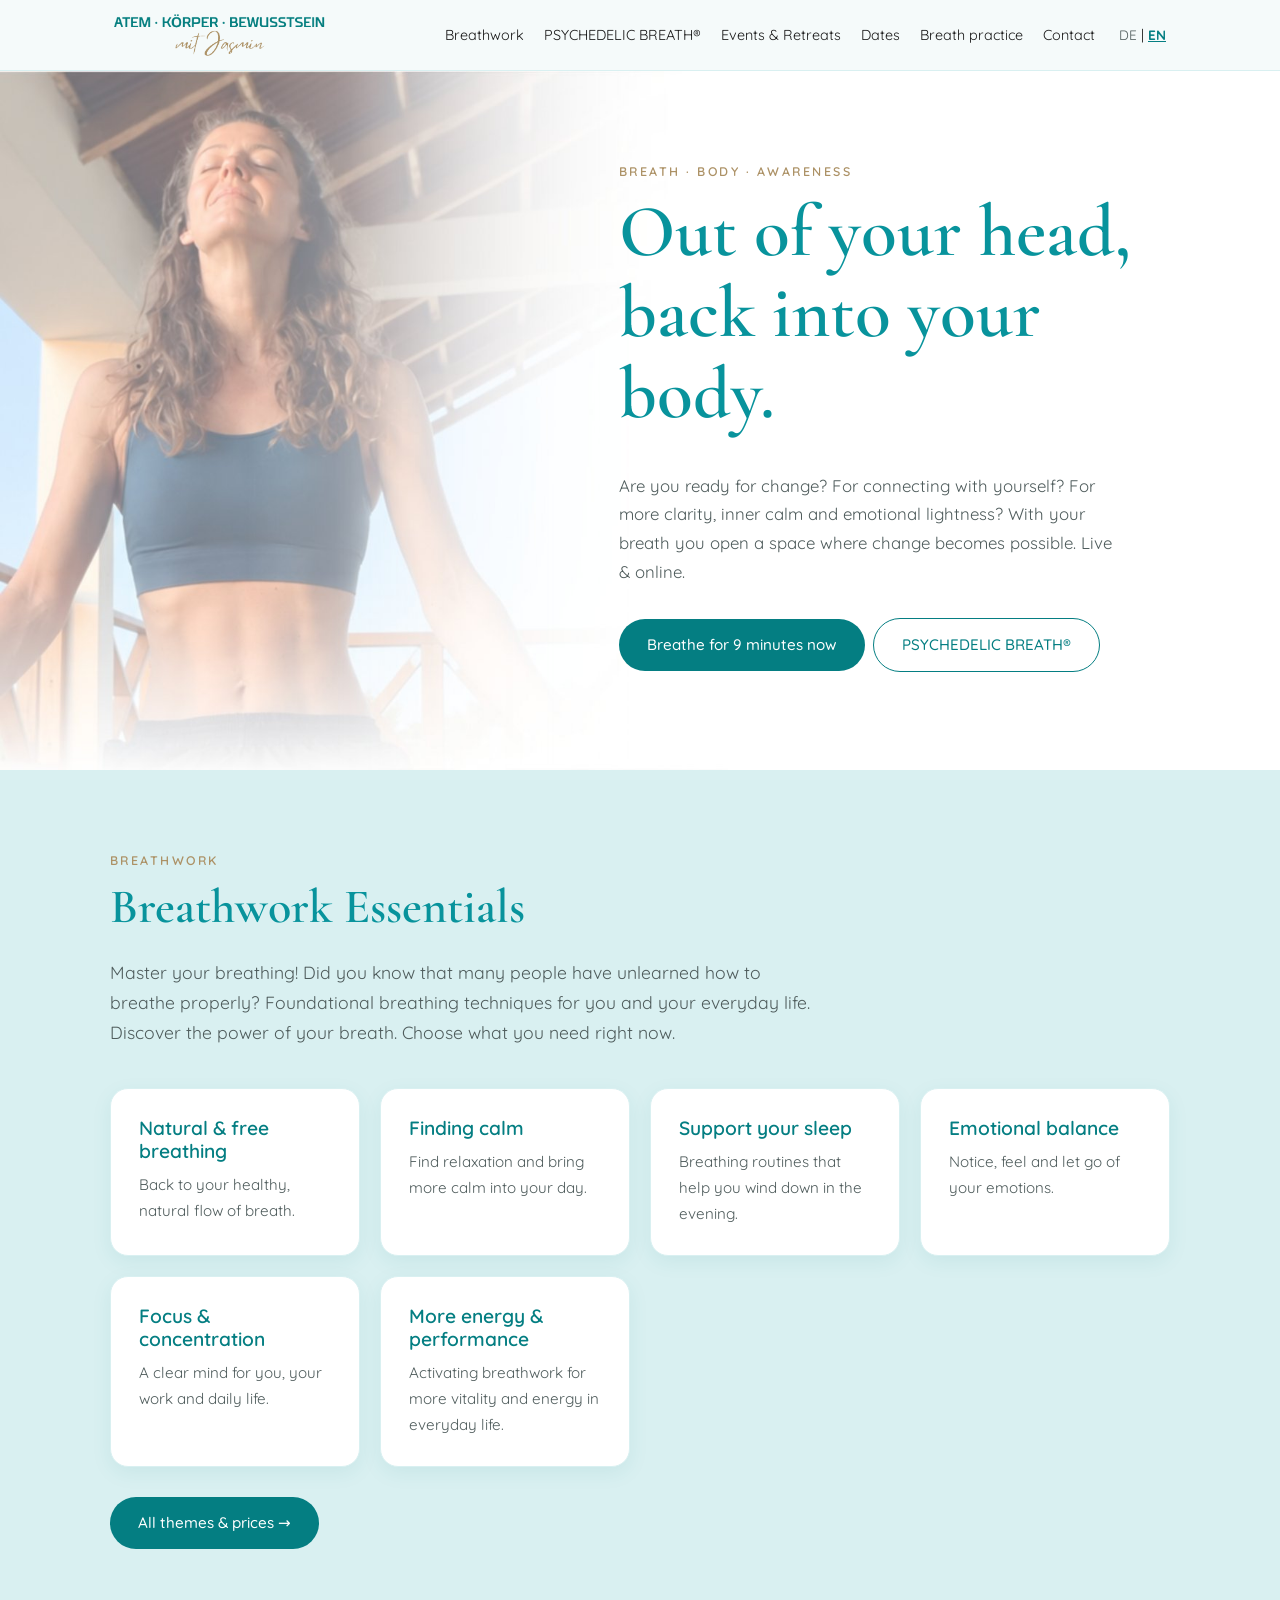
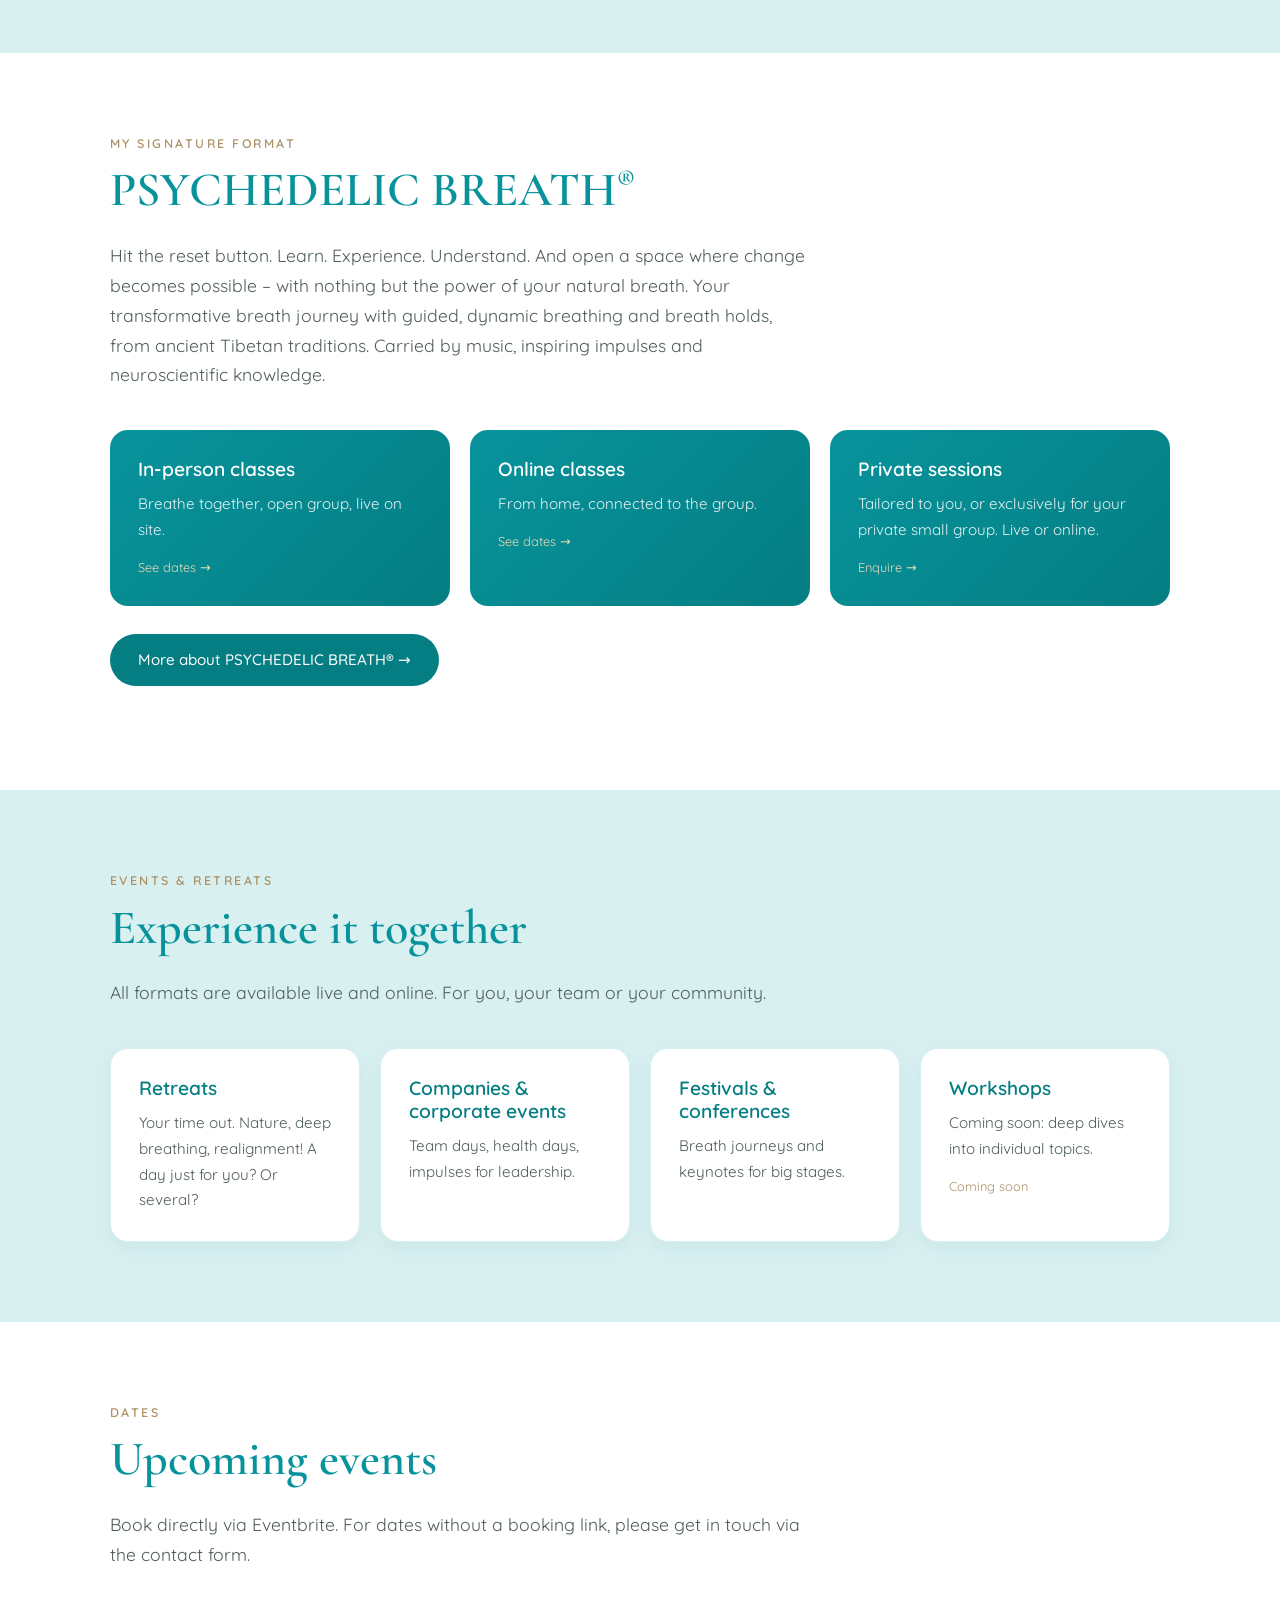
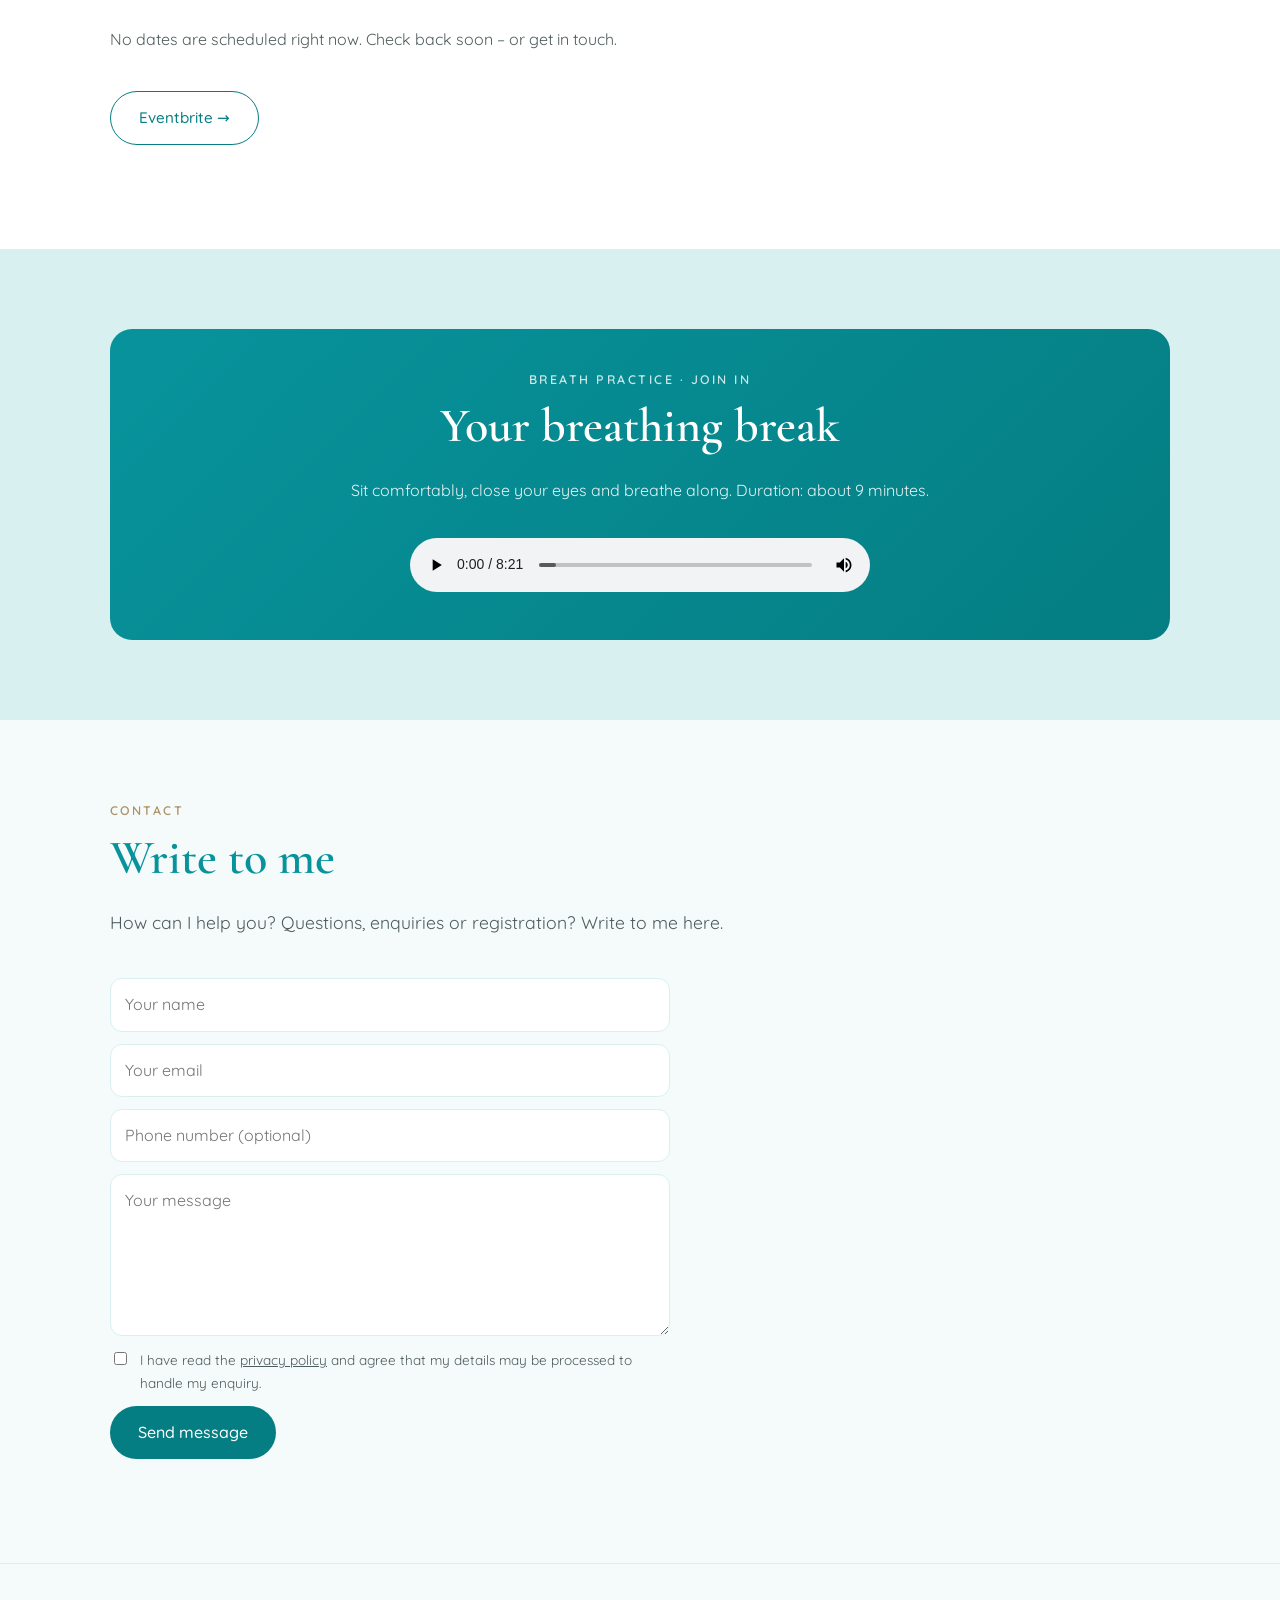
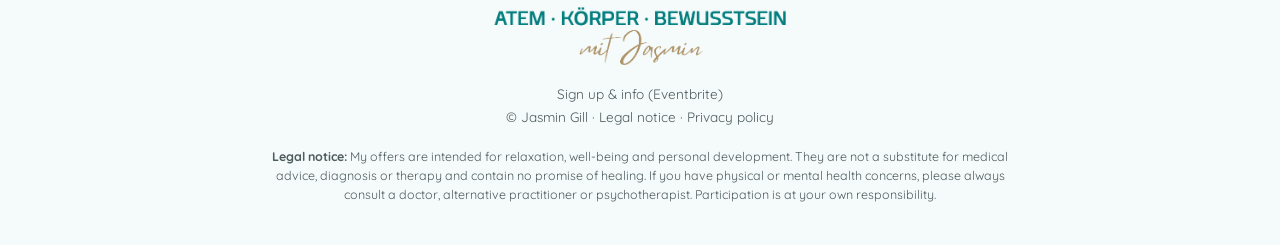
<file: index.html>
<!DOCTYPE html>
<html lang="de">
<head>
<meta charset="utf-8">
<meta name="viewport" content="width=device-width, initial-scale=1, viewport-fit=cover">
<meta name="theme-color" content="#F5FAFA" media="(prefers-color-scheme: light)">
<meta name="theme-color" content="#035f63" media="(prefers-color-scheme: dark)">
<title>Jasmin Gill · Breathwork & PSYCHEDELIC BREATH®</title>
<link rel="stylesheet" href="style.css">
</head>
<body>
<header><nav>
  <a href="#top"><img class="logo-img" src="images/logo.svg" alt="Atem · Körper · Bewusstsein mit Jasmin"></a>
  <ul>
    <li><a href="breathwork-essentials.html" data-i="n1">Breathwork</a></li>
    <li><a href="psychedelic-breath.html">PSYCHEDELIC BREATH®</a></li>
    <li><a href="#events" data-i="n3">Events & Retreats</a></li>
    <li><a href="#termine" data-i="n6">Termine</a></li>
    <li><a href="#atempraxis" data-i="n4">Atempraxis</a></li>
    <li><a href="#kontakt" data-i="n5">Kontakt</a></li>
    <li class="langs"><button data-l="de">DE</button>|<button data-l="en">EN</button></li>
  </ul>
</nav></header>

<div class="herowrap" id="top"><div class="hero"><div>
  <div class="eyebrow" data-i="h0">Atem · Körper · Bewusstsein</div>
  <h1 data-i="h1">Aus dem Kopf zurück<br>in den Körper.</h1>
  <p data-i="h2">Du bist bereit für Veränderung? Für Verbindung mit dir selbst? Für mehr Klarheit, innere Ruhe und emotionale Leichtigkeit? Mit deinem Atem öffnest du einen Raum wo Veränderung möglich wird. Live &amp; online.</p>
  <a class="btn" href="#atempraxis" data-i="h3">Jetzt 9 Minuten atmen</a><a class="btn alt" href="#pb">PSYCHEDELIC BREATH®</a>
</div></div></div>

<div class="band" id="breathwork"><section>
  <div class="eyebrow">Breathwork</div>
  <h2 data-i="b1">Breathwork Essentials</h2>
  <p class="lead" data-i="b2">Meistere deine Atmung! Wusstest du, dass viele Menschen verlernt haben richtig zu atmen? Basis-Atemtechniken für dich und deinen Alltag. Entdecke die Kraft deiner Atmung. Wähle, was du gerade brauchst.</p>
  <div class="grid">
    <a class="card light" href="breathwork-essentials.html#natuerlich"><h3 data-i="c1t">Natürlich &amp; frei atmen</h3><p data-i="c1p">Zurück zu deinem gesunden &amp; natürlichen Atemfluss.</p></a>
    <a class="card light" href="breathwork-essentials.html#ruhe"><h3 data-i="c2t">Ruhe finden</h3><p data-i="c2p">Mehr Entspannung und Ruhe für deinen Alltag.</p></a>
    <a class="card light" href="breathwork-essentials.html#schlaf"><h3 data-i="c3t">Schlaf unterstützen</h3><p data-i="c3p">Atemroutinen, die dich am Abend zur Ruhe kommen lassen.</p></a>
    <a class="card light" href="breathwork-essentials.html#emotional"><h3 data-i="c4t">Emotionale Balance</h3><p data-i="c4p">Deine Gefühle wahrnehmen, fühlen und loslassen.</p></a>
    <a class="card light" href="breathwork-essentials.html#fokus"><h3 data-i="c5t">Fokus &amp; Konzentration</h3><p data-i="c5p">Klarer Kopf für Dich, deine Arbeit und den Alltag.</p></a>
    <a class="card light" href="breathwork-essentials.html#energie"><h3 data-i="c6t">Mehr Energie &amp; Leistung</h3><p data-i="c6p">Aktivierende Atmung für mehr Vitalität und Energie im Alltag.</p></a>
  </div>
  <p style="margin-top:30px"><a class="btn" href="breathwork-essentials.html" data-i="bwb">Alle Themen &amp; Preise →</a></p>
</section></div>

<div class="white" id="pb"><section>
  <div class="eyebrow" data-i="p0">Mein Signature-Format</div>
  <h2>PSYCHEDELIC BREATH<sup style="font-size:.5em">®</sup></h2>
  <p class="lead" data-i="p1">Drück den Reset-Knopf. Lerne. Erlebe. Verstehe. Und öffne einen Raum, wo Veränderung möglich wird – nur mit der Kraft deines natürlichen Atems. Deine transformative Atemreise mit geführter, dynamischer Atmung und Atemanhalten, aus alten tibetischen Traditionen. Getragen von Musik, inspirierenden Impulsen und neurowissenschaftlichem Wissen.</p>
  <div class="grid">
    <a class="card" href="psychedelic-breath.html"><h3 data-i="p2t">In-Person Klassen</h3><p data-i="p2p">Gemeinsam atmen, offene Gruppe, live vor Ort.</p><small data-i="p2s">Termine ansehen →</small></a>
    <a class="card" href="psychedelic-breath.html"><h3 data-i="p3t">Online Klassen</h3><p data-i="p3p">Von zu Hause, mit der Gruppe verbunden.</p><small data-i="p3s">Termine ansehen →</small></a>
    <a class="card" href="psychedelic-breath.html"><h3 data-i="p4t">Private Sessions</h3><p data-i="p4p">Ganz auf dich zugeschnitten oder exklusiv für deine private Kleingruppe. Live oder online.</p><small data-i="p4s">Anfragen →</small></a>
  </div>
<p style="margin-top:28px"><a class="btn" href="psychedelic-breath.html" data-i="pm">Mehr zu PSYCHEDELIC BREATH® →</a></p>
</section></div>

<div class="band" id="events"><section>
  <div class="eyebrow" data-i="e0">Events & Retreats</div>
  <h2 data-i="e1">Gemeinsam erleben</h2>
  <p class="lead" data-i="e2">Alle Formate gibt es live und online. Für dich, dein Team oder deine Community.</p>
  <div class="grid">
    <a class="card light" href="#"><h3>Retreats</h3><p data-i="e3">Deine Auszeit. Natur, tiefes Atmen, Neuausrichtung! Ein Tag nur für Dich! Oder gleich mehrere?</p></a>
    <a class="card light" href="#"><h3 data-i="e4t">Unternehmen &amp; Firmen-Events</h3><p data-i="e4p">Teamtage, Gesundheitstage, Impulse für Führung.</p></a>
    <a class="card light" href="#"><h3 data-i="e5t">Festivals &amp; Konferenzen</h3><p data-i="e5p">Atemreisen und Keynotes für große Bühnen.</p></a>
    <a class="card light" href="#"><h3>Workshops</h3><p data-i="e6p">Bald: Vertiefungen zu einzelnen Themen.</p><small data-i="e6s">Demnächst</small></a>
  </div>
</section></div>

<div class="white" id="termine"><section>
  <div class="eyebrow" data-i="t0">Termine</div>
  <h2 data-i="t1">Nächste Veranstaltungen</h2>
  <p class="lead" data-i="t2">Buchen kannst du direkt über Eventbrite. Bei Terminen ohne Buchungslink melde dich über das Kontaktformular.</p>
  <div class="termine" id="termine-list"></div>
  <p style="margin-top:22px"><a class="btn alt" href="https://jasmingill.eventbrite.com" target="_blank" rel="noopener">Eventbrite →</a></p>
</section></div>

<div class="band" id="atempraxis"><section>
  <div class="player">
    <div class="eyebrow" style="color:#fff;opacity:.8" data-i="a0">Atempraxis · Zum Mitmachen</div>
    <h2 data-i="a1">Deine Atempause</h2>
    <p data-i="a2">Setz dich bequem hin, schließe die Augen und atme mit. Dauer: ca. 9 Minuten.</p>
    <!-- Datei atempause.mp3 ins Repository hochladen -->
    <audio id="au" controls controlsList="nodownload noplaybackrate" oncontextmenu="return false" preload="none" src="atempause.mp3"></audio>
  </div>
</section></div>

<section id="kontakt">
  <div class="eyebrow" data-i="k0">Kontakt</div>
  <h2 data-i="k0b">Schreib mir</h2>
  <p class="lead" data-i="k1">Wie kann ich dir helfen? Fragen, Anfragen oder Anmeldung? Schreib mir hier.</p>
  <form class="kontakt" action="https://formspree.io/f/mwlpdydz" method="POST">
    <input type="hidden" name="_subject" value="Anfrage über die Webseite">
    <input type="text" name="_gotcha" tabindex="-1" autocomplete="off" style="display:none">
    <input name="name" required data-ph="Dein Name" data-ph-en="Your name" placeholder="Dein Name">
    <input name="email" type="email" required data-ph="Deine E-Mail" data-ph-en="Your email" placeholder="Deine E-Mail">
    <input name="phone" type="tel" data-ph="Telefonnummer (optional)" data-ph-en="Phone number (optional)" placeholder="Telefonnummer (optional)">
    <textarea id="msg" name="message" rows="5" required data-ph="Deine Nachricht" data-ph-en="Your message" placeholder="Deine Nachricht"></textarea>
    <label class="consent"><input type="checkbox" name="consent" required><span data-i="k5">Ich habe die <a href="datenschutz.html">Datenschutzerklärung</a> gelesen und bin damit einverstanden, dass meine Angaben zur Bearbeitung meiner Anfrage verarbeitet werden.</span></label>
    <button class="btn" type="submit" data-i="k4">Nachricht senden</button>
    <p id="fmsg" class="fmsg" role="status"></p>
  </form>
</section>

<!-- SPÄTER (derzeit ausgeblendet): Für dich – Privatpersonen · Unternehmen · Pferdewelt · Partner -->

<footer>
  <img class="logo-img" src="images/logo.svg" alt="Atem · Körper · Bewusstsein mit Jasmin">
  <a href="https://jasmingill.eventbrite.com" data-i="f1">Anmelden &amp; Infos (Eventbrite)</a><br>
  © Jasmin Gill · <a href="impressum.html" data-i="fi">Impressum</a> · <a href="datenschutz.html" data-i="fd">Datenschutz</a>
  <p class="disclaimer" data-i="dis"><strong>Rechtlicher Hinweis:</strong> Meine Angebote dienen der Entspannung, dem Wohlbefinden und der persönlichen Weiterentwicklung. Sie ersetzen keine medizinische Beratung, Diagnose oder Therapie und enthalten kein Heilversprechen. Bei körperlichen oder psychischen Beschwerden wende dich bitte an eine Ärztin / einen Arzt, Heilpraktiker/in oder Psychotherapeut/in. Die Teilnahme erfolgt in Eigenverantwortung.</p>
</footer>

<script>
window.EN={
n1:"Breathwork",n3:"Events & Retreats",n4:"Breath practice",n5:"Contact",
h0:"Breath · Body · Awareness",h1:"Out of your head,<br>back into your body.",
h2:"Are you ready for change? For connecting with yourself? For more clarity, inner calm and emotional lightness? With your breath you open a space where change becomes possible. Live &amp; online.",
h3:"Breathe for 9 minutes now",
b1:"Breathwork Essentials",b2:"Master your breathing! Did you know that many people have unlearned how to breathe properly? Foundational breathing techniques for you and your everyday life. Discover the power of your breath. Choose what you need right now.",
c1t:"Natural &amp; free breathing",c1p:"Back to your healthy, natural flow of breath.",
c2t:"Finding calm",c2p:"Find relaxation and bring more calm into your day.",
c3t:"Support your sleep",c3p:"Breathing routines that help you wind down in the evening.",
c4t:"Emotional balance",c4p:"Notice, feel and let go of your emotions.",
c5t:"Focus &amp; concentration",c5p:"A clear mind for you, your work and daily life.",
c6t:"More energy &amp; performance",c6p:"Activating breathwork for more vitality and energy in everyday life.",
p0:"My signature format",
p1:"Hit the reset button. Learn. Experience. Understand. And open a space where change becomes possible – with nothing but the power of your natural breath. Your transformative breath journey with guided, dynamic breathing and breath holds, from ancient Tibetan traditions. Carried by music, inspiring impulses and neuroscientific knowledge.",
p2t:"In-person classes",p2p:"Breathe together, open group, live on site.",p2s:"See dates →",
p3t:"Online classes",p3p:"From home, connected to the group.",p3s:"See dates →",
p4t:"Private sessions",p4p:"Tailored to you, or exclusively for your private small group. Live or online.",p4s:"Enquire →",
e0:"Events & Retreats",e1:"Experience it together",e2:"All formats are available live and online. For you, your team or your community.",
e3:"Your time out. Nature, deep breathing, realignment! A day just for you? Or several?",
e4t:"Companies &amp; corporate events",e4p:"Team days, health days, impulses for leadership.",
e5t:"Festivals &amp; conferences",e5p:"Breath journeys and keynotes for big stages.",
e6p:"Coming soon: deep dives into individual topics.",e6s:"Coming soon",
a0:"Breath practice · Join in",a1:"Your breathing break",a2:"Sit comfortably, close your eyes and breathe along. Duration: about 9 minutes.",
l0:"Later: <strong>For you</strong> – Individuals · Companies · The horse world · Partners",
f1:"Sign up &amp; info (Eventbrite)",f2:"Legal notice · Privacy",
k0b:"Write to me",n6:"Dates",t0:"Dates",t1:"Upcoming events",t2:"Book directly via Eventbrite. For dates without a booking link, please get in touch via the contact form.",
k0:"Contact",k1:"How can I help you? Questions, enquiries or registration? Write to me here.",k4:"Send message",pm:"More about PSYCHEDELIC BREATH® →",dis:"<strong>Legal notice:</strong> My offers are intended for relaxation, well-being and personal development. They are not a substitute for medical advice, diagnosis or therapy and contain no promise of healing. If you have physical or mental health concerns, please always consult a doctor, alternative practitioner or psychotherapist. Participation is at your own responsibility.",fi:"Legal notice",fd:"Privacy policy",k5:"I have read the <a href=\"datenschutz.html\">privacy policy</a> and agree that my details may be processed to handle my enquiry.",kb:"Body &amp; awareness work",w00:"Experience",w0:"Your space of possibilities",x00:"Please note",x10:"If one of these health conditions applies to you, I kindly ask you not to take part. If you are unsure, please talk to me beforehand and also consult your doctor.",gt1:"Open group",gt2:"Private group · 3–6 people",gt3:"1:1",g1d:"Fixed dates, various locations, open group size",g1db:"Fixed dates, various locations, open group size, approx. 45–60 min.",g2d:"Introductory call included · flexible dates · location by arrangement · individual focus",pl:"In person",po:"Online",pp:"per person",pn:"All prices in euros. As a small business under § 19 UStG, no VAT is charged.",bwph:"Breathwork Essentials – formats &amp; prices",pbph:"PSYCHEDELIC BREATH® – formats &amp; prices",ptm:"See upcoming dates →",bwb:"All themes &amp; prices →"};
</script>
<script src="termine.js"></script>
<script src="app.js"></script>
<script src="menu.js"></script>
</body>
</html>
</file>
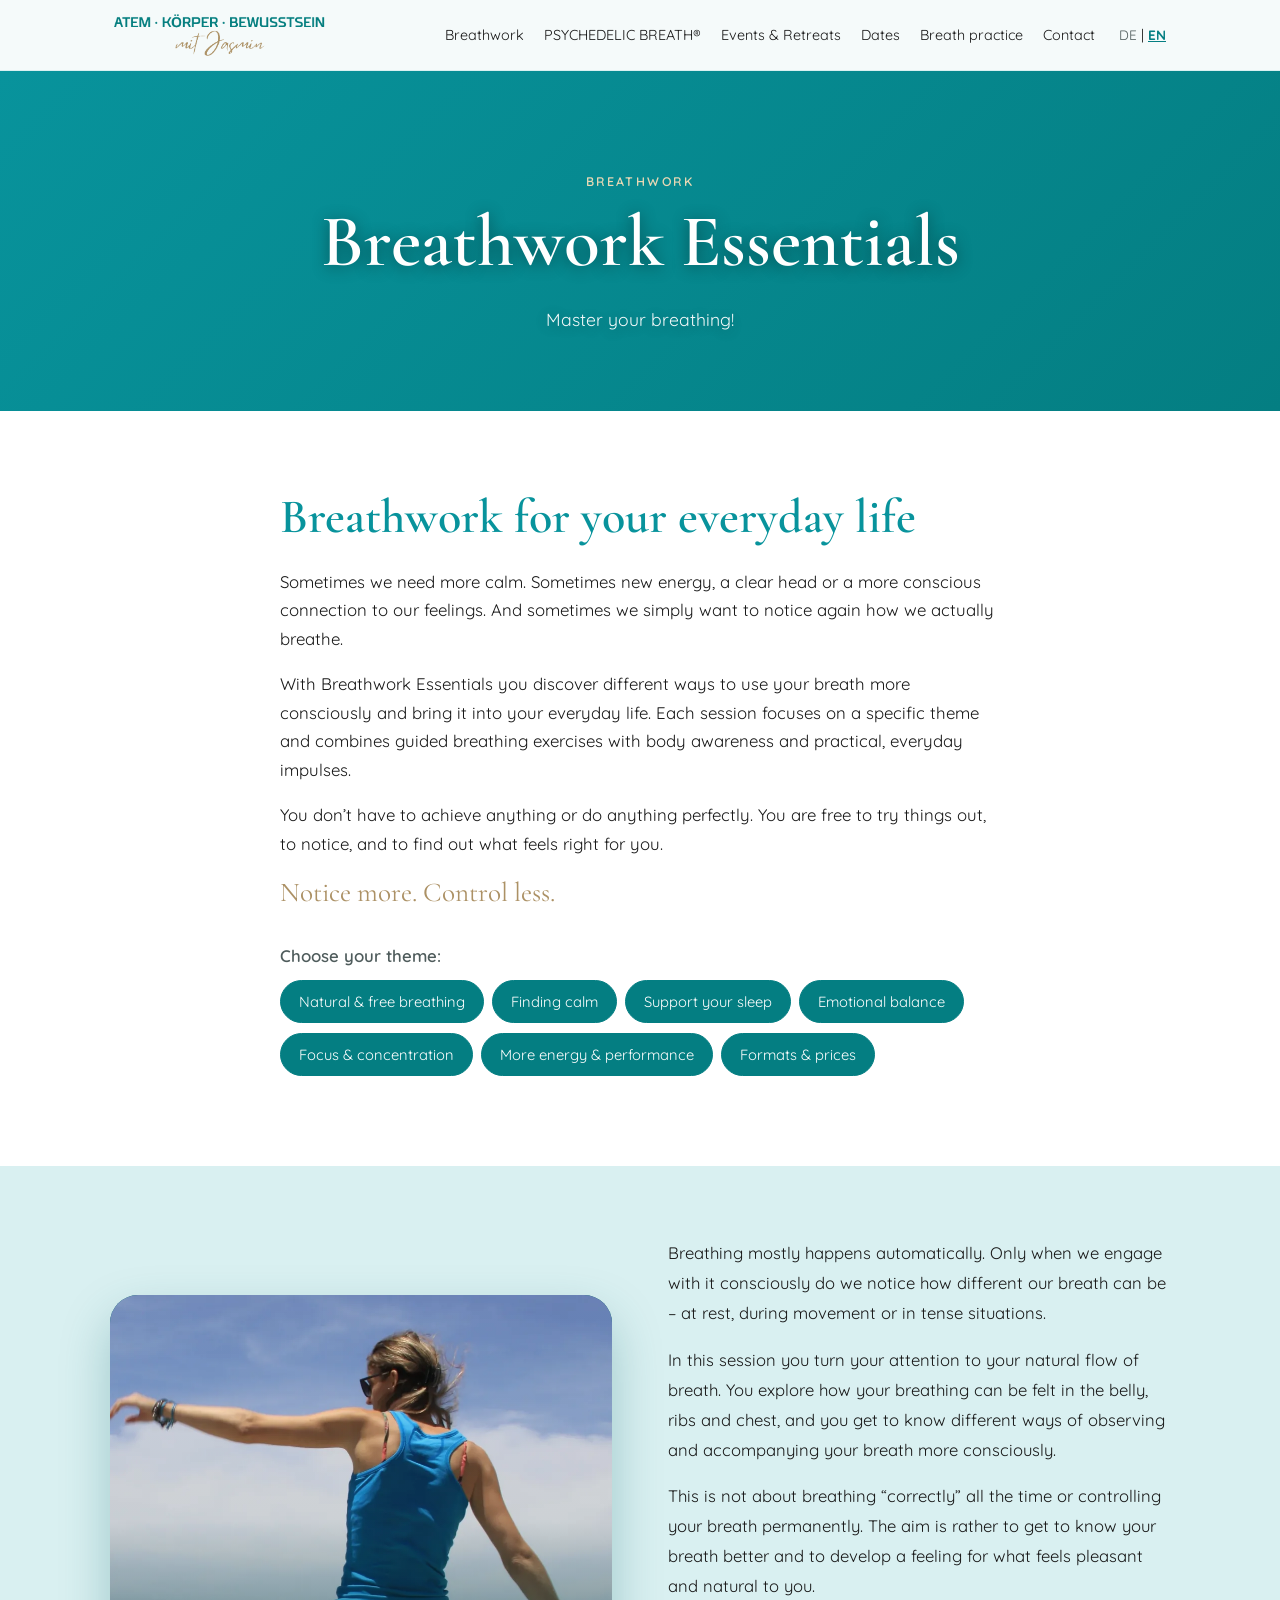
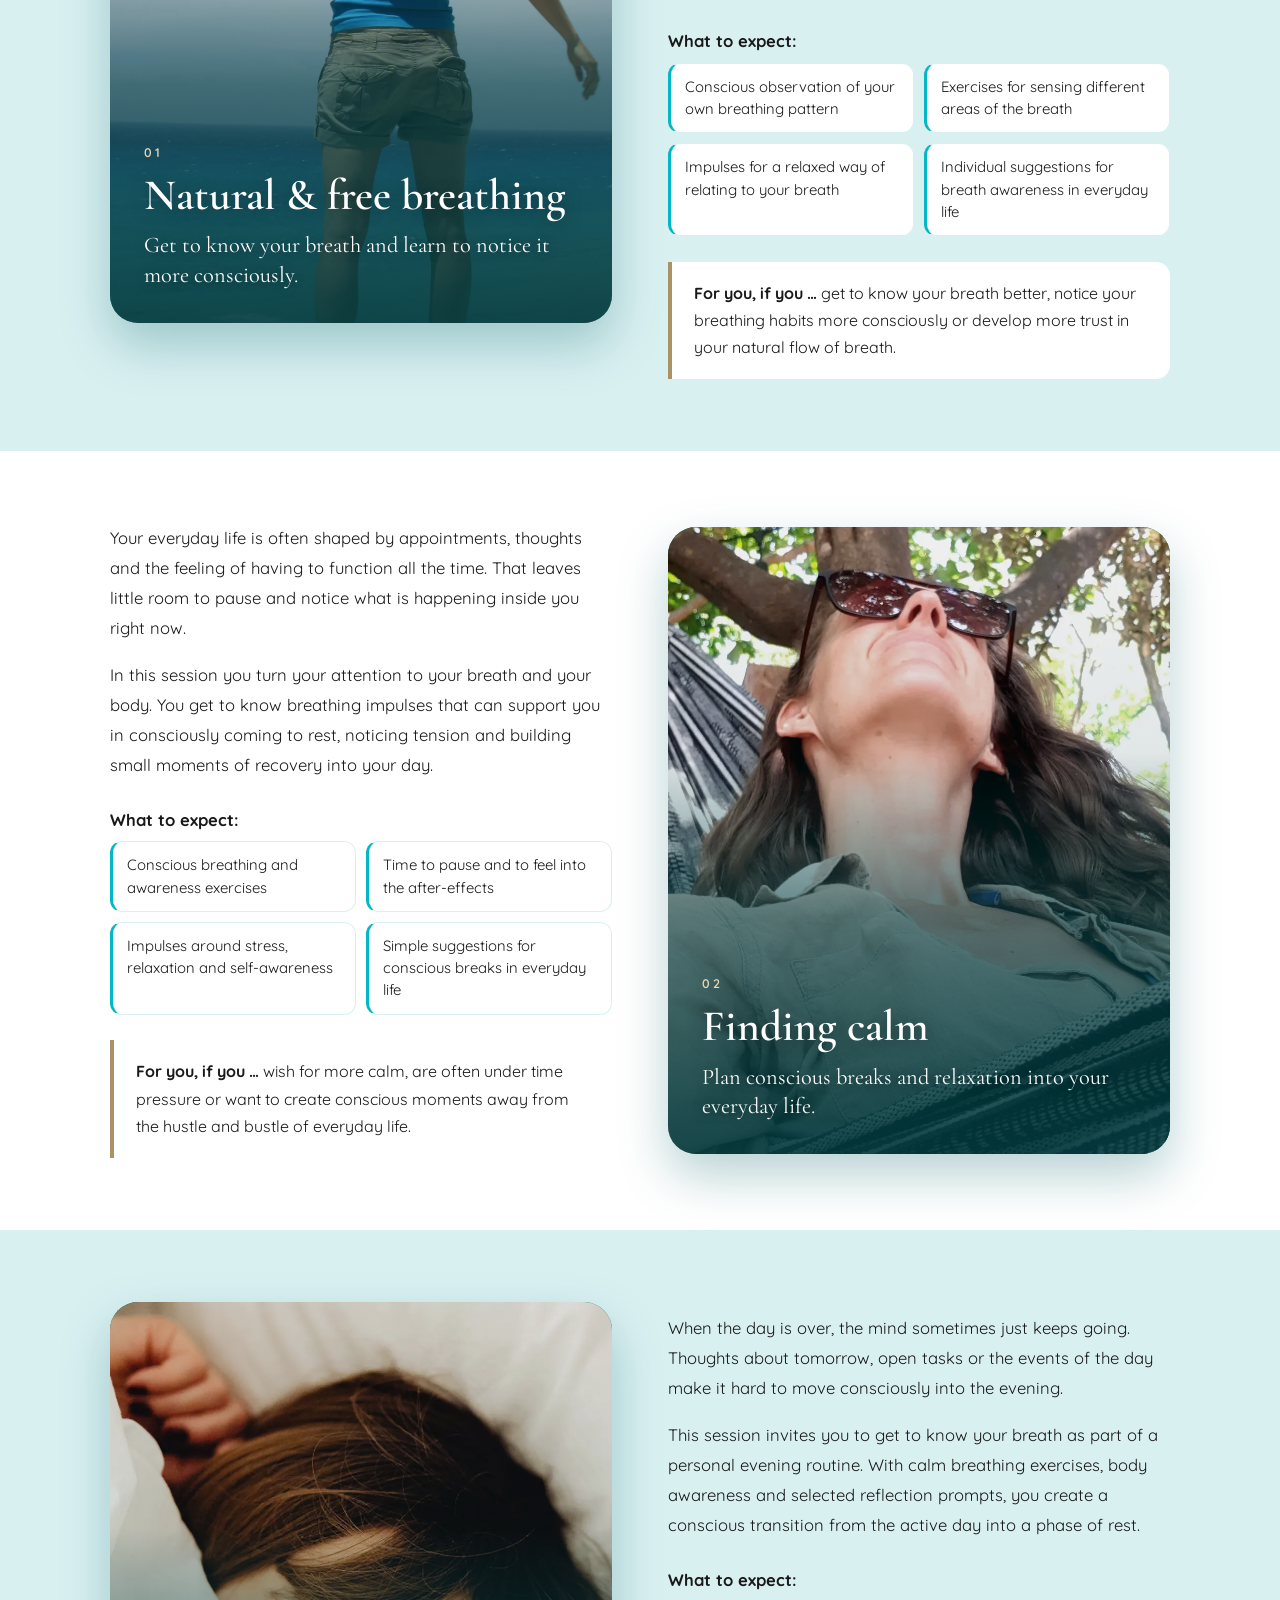
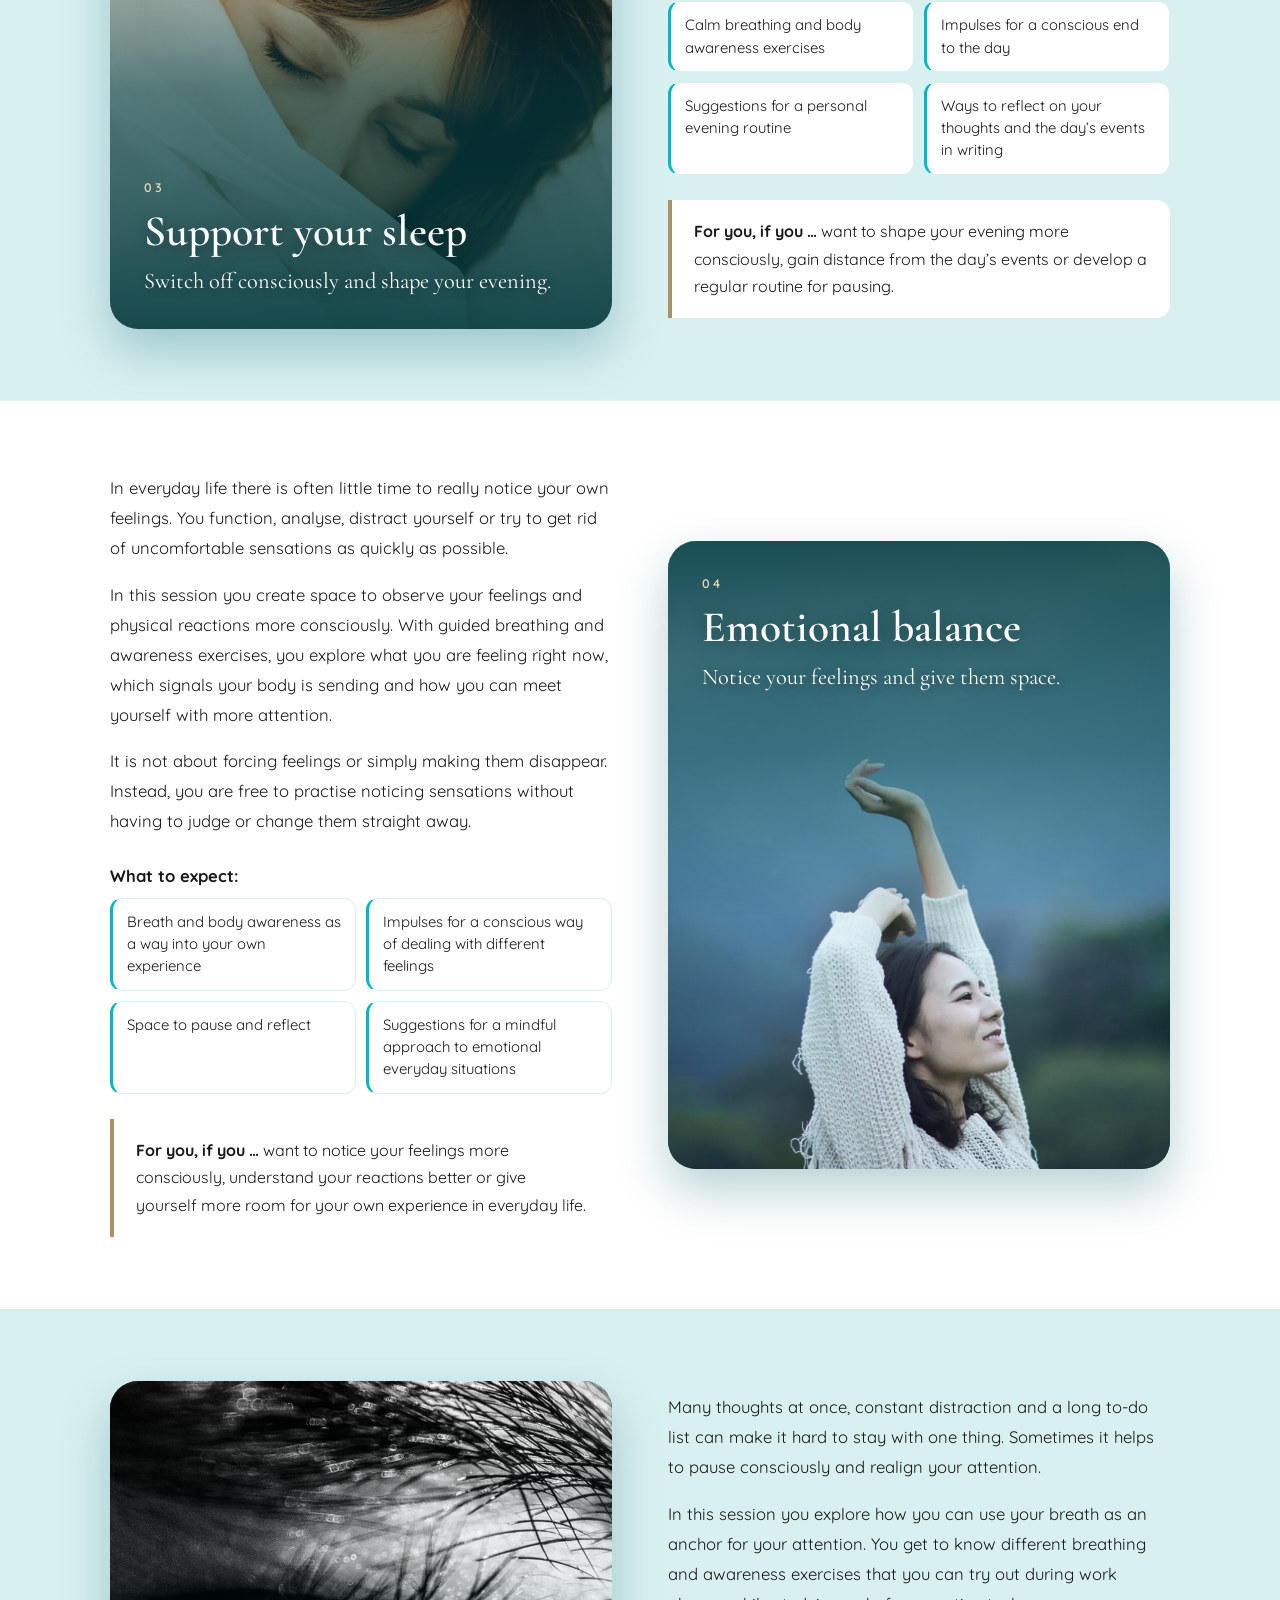
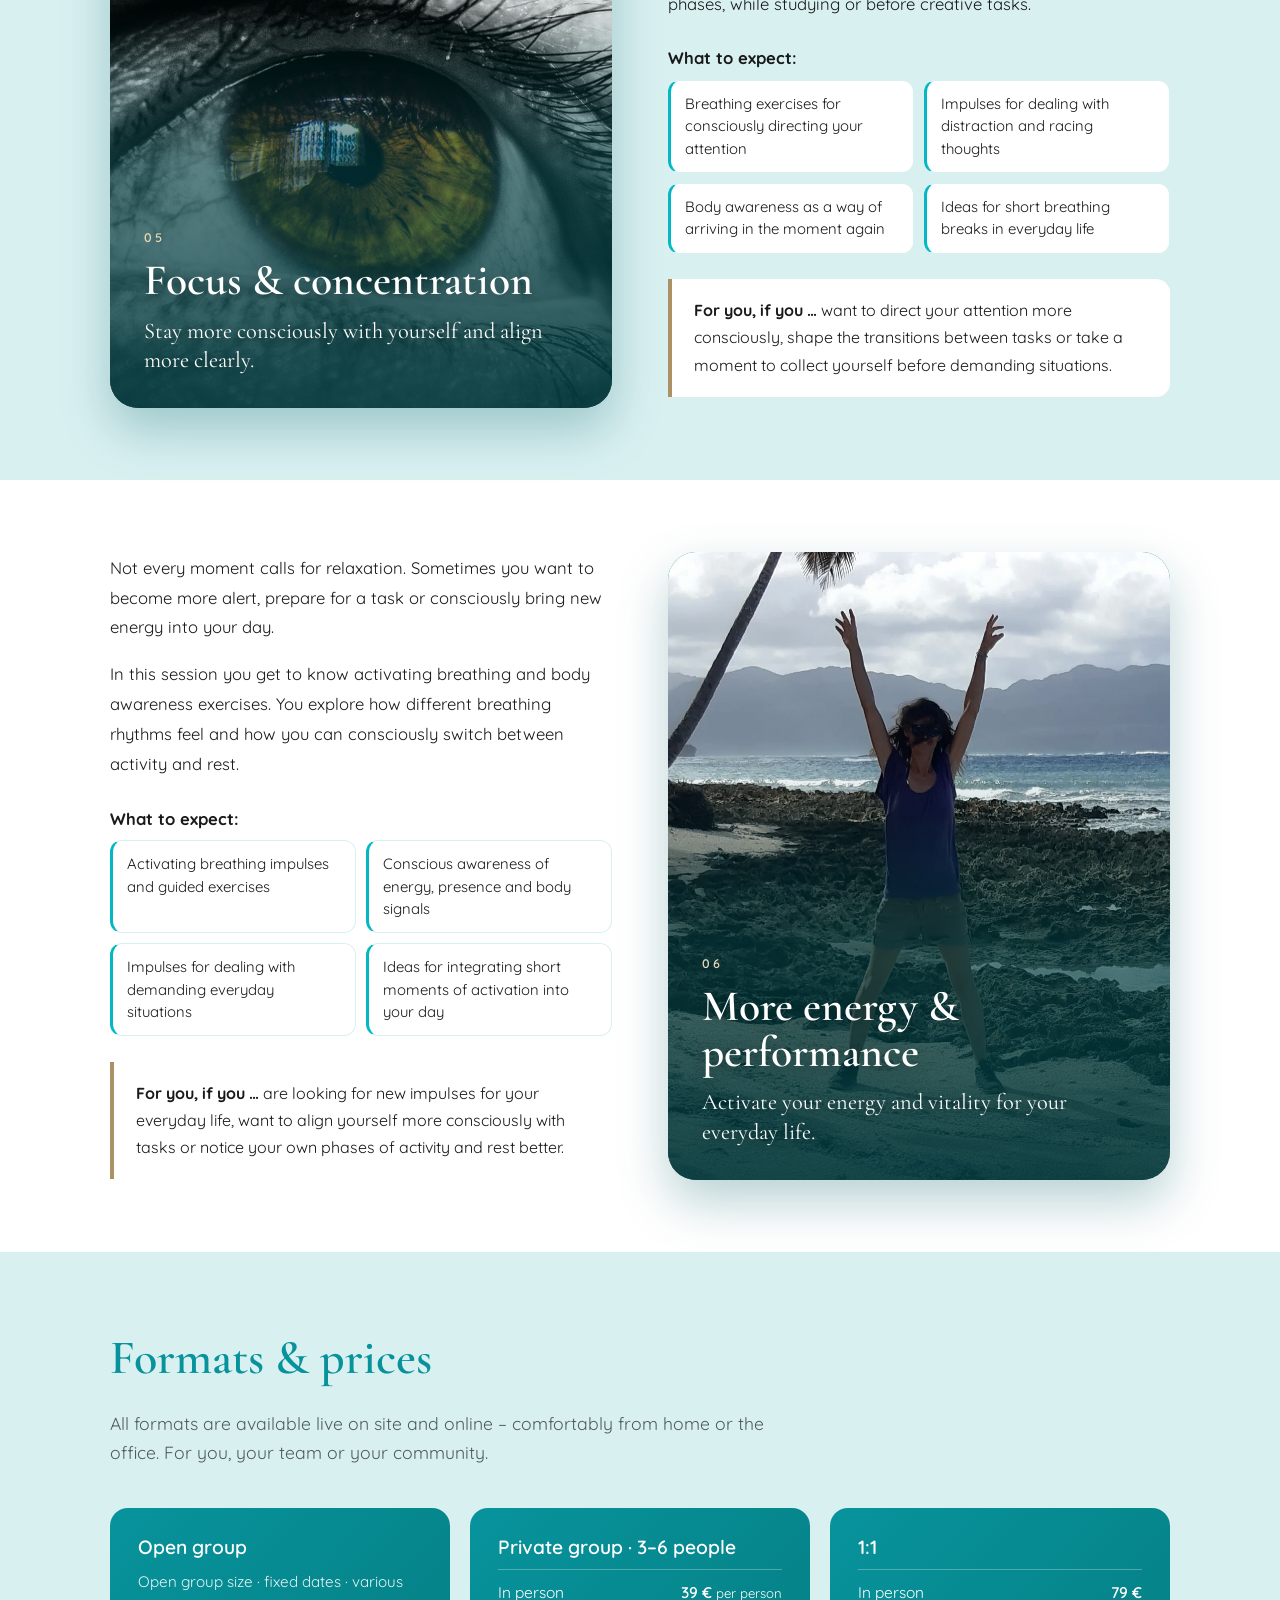
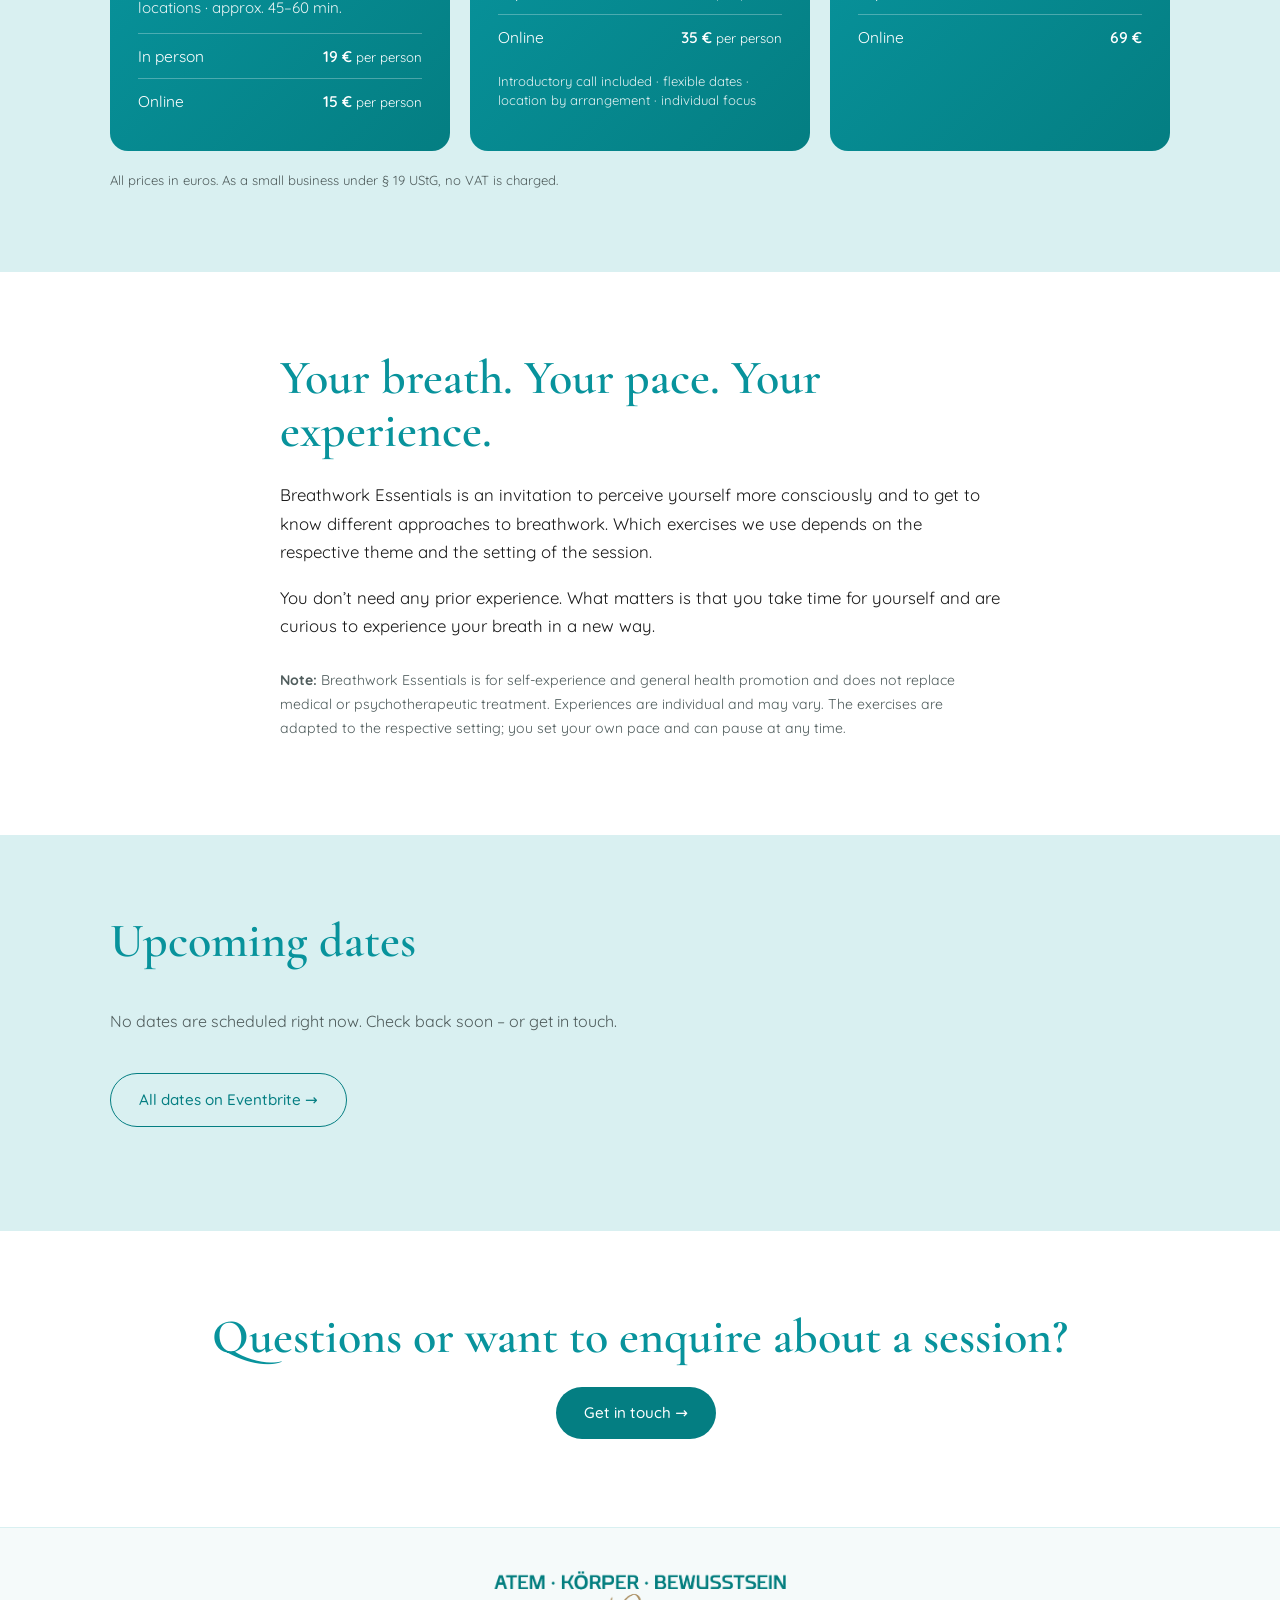
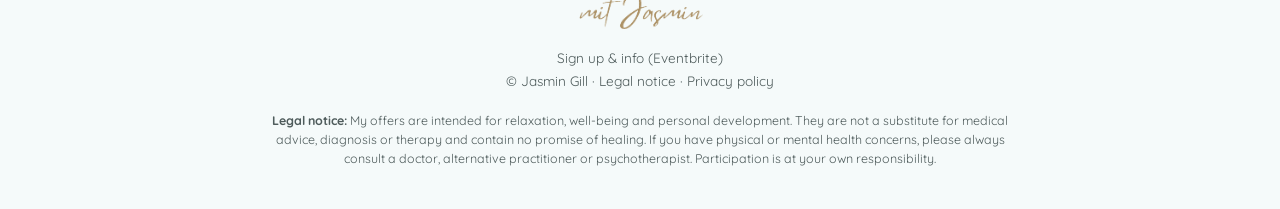
<file: breathwork-essentials.html>
<!DOCTYPE html>
<html lang="de">
<head>
<meta charset="utf-8">
<meta name="viewport" content="width=device-width, initial-scale=1, viewport-fit=cover">
<meta name="theme-color" content="#F5FAFA" media="(prefers-color-scheme: light)">
<meta name="theme-color" content="#035f63" media="(prefers-color-scheme: dark)">
<title>Breathwork Essentials · Jasmin Gill</title>
<link rel="stylesheet" href="style.css">
</head>
<body>
<header><nav>
  <a href="index.html"><img class="logo-img" src="images/logo.svg" alt="Atem · Körper · Bewusstsein mit Jasmin"></a>
  <ul>
    <li><a href="breathwork-essentials.html" data-i="n1">Breathwork</a></li>
    <li><a href="psychedelic-breath.html">PSYCHEDELIC BREATH®</a></li>
    <li><a href="index.html#events" data-i="n3">Events & Retreats</a></li>
    <li><a href="index.html#termine" data-i="n6">Termine</a></li>
    <li><a href="index.html#atempraxis" data-i="n4">Atempraxis</a></li>
    <li><a href="index.html#kontakt" data-i="n5">Kontakt</a></li>
    <li class="langs"><button data-l="de">DE</button>|<button data-l="en">EN</button></li>
  </ul>
</nav></header>

<div class="pagehead plain">
  <div class="eyebrow">Breathwork</div>
  <h1>Breathwork Essentials</h1>
  <p data-i="zh">Meistere deine Atmung!</p>
</div>

<div class="white"><section class="prose">
  <h2 data-i="zi0">Atemarbeit für deinen Alltag</h2>
  <p data-i="zi1">Manchmal brauchen wir mehr Ruhe. Manchmal neue Energie, einen klaren Kopf oder einen bewussteren Zugang zu unseren Gefühlen. Und manchmal möchten wir einfach wieder wahrnehmen, wie wir eigentlich atmen.</p>
  <p data-i="zi2">Mit Breathwork Essentials lernst du unterschiedliche Möglichkeiten kennen, deinen Atem bewusster einzusetzen und in deinen Alltag zu integrieren. Jede Session widmet sich einem bestimmten Thema und verbindet angeleitete Atemübungen mit Körperwahrnehmung und alltagstauglichen Impulsen.</p>
  <p data-i="zi3">Du musst nichts leisten und nichts perfekt machen. Du darfst ausprobieren, wahrnehmen und herausfinden, was sich für dich stimmig anfühlt.</p>
  <p class="quote" data-i="zq">Mehr wahrnehmen. Weniger kontrollieren.</p>
  <p class="chiplabel" data-i="zth">Wähle dein Thema:</p>
  <div class="chips dark"><a href="#natuerlich" data-i="z1t">Natürlich &amp; frei atmen</a><a href="#ruhe" data-i="z2t">Ruhe finden</a><a href="#schlaf" data-i="z3t">Schlaf unterstützen</a><a href="#emotional" data-i="z4t">Emotionale Balance</a><a href="#fokus" data-i="z5t">Fokus &amp; Konzentration</a><a href="#energie" data-i="z6t">Mehr Energie &amp; Leistung</a><a href="#preise" data-i="zp0">Formate &amp; Preise</a></div>
</section></div>

<div class="band es-sec" id="natuerlich"><section class="es">
  <div class="es-media">
    <img src="images/essentials/natuerlich.webp" alt="" loading="lazy" decoding="async" width="1000" height="1250" style="--op:50% 45%">
    <div class="es-cap">
      <span class="es-no">01</span>
      <h2 data-i="z1t">Natürlich &amp; frei atmen</h2>
      <p class="es-sub" data-i="z1s">Lerne deinen Atem kennen und nimm ihn bewusster wahr.</p>
    </div>
  </div>
  <div class="es-body">
    <p data-i="z1p1">Atmen geschieht meist ganz automatisch. Erst wenn wir uns bewusst damit beschäftigen, bemerken wir, wie unterschiedlich unser Atem sein kann – etwa in Ruhe, bei Bewegung oder in angespannten Situationen.</p>
    <p data-i="z1p2">In dieser Session richtest du deine Aufmerksamkeit auf deinen natürlichen Atemfluss. Du erkundest, wie sich deine Atmung im Bauch-, Rippen- und Brustbereich wahrnehmen lässt, und lernst unterschiedliche Möglichkeiten kennen, den Atem bewusster zu beobachten und zu begleiten.</p>
    <p data-i="z1p3">Dabei geht es nicht darum, ständig „richtig“ zu atmen oder deinen Atem permanent zu kontrollieren. Ziel ist vielmehr, deinen Atem besser kennenzulernen und ein Gefühl dafür zu entwickeln, was sich für dich angenehm und natürlich anfühlt.</p>
    <p class="minilabel" data-i="zde">Das erwartet dich:</p>
    <ul class="es-list">
      <li data-i="z1l1">Bewusste Beobachtung des eigenen Atemmusters</li>
      <li data-i="z1l2">Übungen zur Wahrnehmung verschiedener Atembereiche</li>
      <li data-i="z1l3">Impulse für einen entspannten Umgang mit dem Atem</li>
      <li data-i="z1l4">Individuelle Anregungen für die Atemwahrnehmung im Alltag</li>
    </ul>
    <div class="fordich"><strong data-i="zfl">Für dich, wenn du …</strong> <span data-i="z1f">deinen Atem besser kennenlernen, deine Atemgewohnheiten bewusster wahrnehmen oder mehr Vertrauen in deinen natürlichen Atemfluss entwickeln möchtest.</span></div>
  </div>
</section></div>

<div class="white es-sec" id="ruhe"><section class="es rev">
  <div class="es-media">
    <img src="images/essentials/ruhe.webp" alt="" loading="lazy" decoding="async" width="1000" height="1250" style="--op:50% 25%">
    <div class="es-cap">
      <span class="es-no">02</span>
      <h2 data-i="z2t">Ruhe finden</h2>
      <p class="es-sub" data-i="z2s">Plane bewusste Pausen und Entspannung in deinen Alltag ein.</p>
    </div>
  </div>
  <div class="es-body">
    <p data-i="z2p1">Dein Alltag ist oft geprägt von Terminen, Gedanken und dem Gefühl, ständig funktionieren zu müssen. Dabei bleibt wenig Raum, um innezuhalten und wahrzunehmen, was gerade in dir passiert.</p>
    <p data-i="z2p2">In dieser Session richtest du deine Aufmerksamkeit auf deinen Atem und deinen Körper. Du lernst Atemimpulse kennen, die dich dabei unterstützen können, bewusst zur Ruhe zu kommen, Anspannung wahrzunehmen und kleine Erholungsmomente in deinen Alltag einzubauen.</p>
    <p class="minilabel" data-i="zde">Das erwartet dich:</p>
    <ul class="es-list">
      <li data-i="z2l1">Bewusste Atem- und Wahrnehmungsübungen</li>
      <li data-i="z2l2">Zeit zum Innehalten und Nachspüren</li>
      <li data-i="z2l3">Impulse rund um Stress, Entspannung und Selbstwahrnehmung</li>
      <li data-i="z2l4">Einfache Anregungen für bewusste Pausen im Alltag</li>
    </ul>
    <div class="fordich"><strong data-i="zfl">Für dich, wenn du …</strong> <span data-i="z2f">dir mehr Ruhe wünschst, häufig unter Zeitdruck stehst oder dir bewusste Momente fernab des Alltagstrubels schaffen möchtest.</span></div>
  </div>
</section></div>

<div class="band es-sec" id="schlaf"><section class="es">
  <div class="es-media">
    <img src="images/essentials/schlaf.webp" alt="" loading="lazy" decoding="async" width="1000" height="1250" style="--op:50% 50%">
    <div class="es-cap">
      <span class="es-no">03</span>
      <h2 data-i="z3t">Schlaf unterstützen</h2>
      <p class="es-sub" data-i="z3s">Bewusst abschalten und den Abend gestalten.</p>
    </div>
  </div>
  <div class="es-body">
    <p data-i="z3p1">Wenn der Tag vorbei ist, läuft der Kopf manchmal einfach weiter. Gedanken an morgen, offene Aufgaben oder die Erlebnisse des Tages machen es schwer, bewusst in den Abend überzugehen.</p>
    <p data-i="z3p2">Diese Session lädt dich ein, deinen Atem als Teil einer persönlichen Abendroutine kennenzulernen. Mit ruhigen Atemübungen, Körperwahrnehmung und ausgewählten Reflexionsimpulsen schaffst du dir einen bewussten Übergang vom aktiven Tag in die Ruhephase.</p>
    <p class="minilabel" data-i="zde">Das erwartet dich:</p>
    <ul class="es-list">
      <li data-i="z3l1">Ruhige Atem- und Körperwahrnehmungsübungen</li>
      <li data-i="z3l2">Impulse zum bewussten Ausklang des Tages</li>
      <li data-i="z3l3">Anregungen für eine persönliche Abendroutine</li>
      <li data-i="z3l4">Möglichkeiten, Gedanken und Erlebnisse des Tages schriftlich zu reflektieren</li>
    </ul>
    <div class="fordich"><strong data-i="zfl">Für dich, wenn du …</strong> <span data-i="z3f">deinen Abend bewusster gestalten, Abstand zum Tagesgeschehen gewinnen oder eine regelmäßige Routine zum Innehalten entwickeln möchtest.</span></div>
  </div>
</section></div>

<div class="white es-sec" id="emotional"><section class="es rev">
  <div class="es-media cap-top">
    <img src="images/essentials/emotional.webp" alt="" loading="lazy" decoding="async" width="1000" height="1250" style="--op:50% 88%">
    <div class="es-cap">
      <span class="es-no">04</span>
      <h2 data-i="z4t">Emotionale Balance</h2>
      <p class="es-sub" data-i="z4s">Nimm deine Gefühle wahr und gib ihnen Raum.</p>
    </div>
  </div>
  <div class="es-body">
    <p data-i="z4p1">Im Alltag bleibt oft wenig Zeit, deine eigenen Gefühle wirklich wahrzunehmen. Du funktionierst, analysierst, lenkst dich ab oder versuchst, unangenehme Empfindungen möglichst schnell loszuwerden.</p>
    <p data-i="z4p2">In dieser Session schaffst du Raum, um deine Gefühle und körperlichen Reaktionen bewusster zu beobachten. Mithilfe angeleiteter Atem- und Wahrnehmungsübungen erkundest du, was du gerade empfindest, welche Signale dein Körper sendet und wie du dir selbst mit mehr Aufmerksamkeit begegnen kannst.</p>
    <p data-i="z4p3">Es geht nicht darum, Gefühle zu erzwingen oder sie einfach verschwinden zu lassen. Vielmehr darfst du üben, Empfindungen wahrzunehmen, ohne sie sofort bewerten oder verändern zu müssen.</p>
    <p class="minilabel" data-i="zde">Das erwartet dich:</p>
    <ul class="es-list">
      <li data-i="z4l1">Atem- und Körperwahrnehmung als Zugang zum eigenen Erleben</li>
      <li data-i="z4l2">Impulse zum bewussten Umgang mit unterschiedlichen Gefühlen</li>
      <li data-i="z4l3">Raum zum Innehalten und Reflektieren</li>
      <li data-i="z4l4">Anregungen für einen achtsamen Umgang mit emotionalen Alltagssituationen</li>
    </ul>
    <div class="fordich"><strong data-i="zfl">Für dich, wenn du …</strong> <span data-i="z4f">deine Gefühle bewusster wahrnehmen, deine Reaktionen besser verstehen oder dir im Alltag mehr Raum für dein eigenes Erleben geben möchtest.</span></div>
  </div>
</section></div>

<div class="band es-sec" id="fokus"><section class="es">
  <div class="es-media">
    <img src="images/essentials/fokus.webp" alt="" loading="lazy" decoding="async" width="1000" height="1250" style="--op:50% 50%">
    <div class="es-cap">
      <span class="es-no">05</span>
      <h2 data-i="z5t">Fokus &amp; Konzentration</h2>
      <p class="es-sub" data-i="z5s">Bleibe bewusster bei dir und richte dich klarer aus.</p>
    </div>
  </div>
  <div class="es-body">
    <p data-i="z5p1">Viele Gedanken gleichzeitig, ständige Ablenkung und eine lange To-do-Liste können es dir schwer machen, bei einer Sache zu bleiben. Manchmal hilft es, bewusst innezuhalten und die eigene Aufmerksamkeit neu auszurichten.</p>
    <p data-i="z5p2">In dieser Session erkundest du, wie du deinen Atem als Anker für deine Aufmerksamkeit nutzen kannst. Du lernst unterschiedliche Atem- und Wahrnehmungsübungen kennen, die du in Arbeitsphasen, beim Lernen oder vor kreativen Aufgaben ausprobieren kannst.</p>
    <p class="minilabel" data-i="zde">Das erwartet dich:</p>
    <ul class="es-list">
      <li data-i="z5l1">Atemübungen zur bewussten Ausrichtung deiner Aufmerksamkeit</li>
      <li data-i="z5l2">Impulse zum Umgang mit Ablenkung und Gedankenkreisen</li>
      <li data-i="z5l3">Körperwahrnehmung als Möglichkeit, wieder im Moment anzukommen</li>
      <li data-i="z5l4">Ideen für kurze Atempausen im Alltag</li>
    </ul>
    <div class="fordich"><strong data-i="zfl">Für dich, wenn du …</strong> <span data-i="z5f">deine Aufmerksamkeit bewusster lenken, Übergänge zwischen Aufgaben gestalten oder dir vor anspruchsvollen Situationen einen Moment zum Sammeln nehmen möchtest.</span></div>
  </div>
</section></div>

<div class="white es-sec" id="energie"><section class="es rev">
  <div class="es-media">
    <img src="images/essentials/energie.webp" alt="" loading="lazy" decoding="async" width="1000" height="1250" style="--op:50% 20%">
    <div class="es-cap">
      <span class="es-no">06</span>
      <h2 data-i="z6t">Mehr Energie &amp; Leistung</h2>
      <p class="es-sub" data-i="z6s">Aktiviere deine Energie und Vitalität für deinen Alltag.</p>
    </div>
  </div>
  <div class="es-body">
    <p data-i="z6p1">Nicht jeder Moment verlangt nach Entspannung. Manchmal möchtest du wacher werden, dich auf eine Aufgabe vorbereiten oder bewusst neue Energie in deinen Tag bringen.</p>
    <p data-i="z6p2">In dieser Session lernst du aktivierende Atem- und Körperwahrnehmungsübungen kennen. Du erforschst, wie sich unterschiedliche Atemrhythmen anfühlen und wie du bewusst zwischen Aktivität und Ruhe wechseln kannst.</p>
    <p class="minilabel" data-i="zde">Das erwartet dich:</p>
    <ul class="es-list">
      <li data-i="z6l1">Aktivierende Atemimpulse und angeleitete Übungen</li>
      <li data-i="z6l2">Bewusstes Wahrnehmen von Energie, Präsenz und Körpersignalen</li>
      <li data-i="z6l3">Impulse für den Umgang mit anspruchsvollen Alltagssituationen</li>
      <li data-i="z6l4">Ideen, wie du kurze Aktivierungsmomente in deinen Tag integrieren kannst</li>
    </ul>
    <div class="fordich"><strong data-i="zfl">Für dich, wenn du …</strong> <span data-i="z6f">neue Impulse für deinen Alltag suchst, dich bewusster auf Aufgaben ausrichten oder deine eigenen Aktivitäts- und Ruhephasen besser wahrnehmen möchtest.</span></div>
  </div>
</section></div>


<div class="band" id="preise"><section>
  <h2 data-i="zp0">Formate &amp; Preise</h2>
  <p class="lead" data-i="zp1">Alle Formate gibt es live vor Ort und online – bequem von zu Hause oder dem Büro. Für dich, dein Team oder deine Community.</p>
  <div class="grid">
    <div class="card"><h3 data-i="gt1">Offene Gruppe</h3><p class="pd" data-i="zp2">Offene Gruppengröße · feste Termine · verschiedene Orte · ca. 45–60 Min.</p><div class="pr"><span data-i="pl">Vor Ort</span><b>19 € <span data-i="pp">p. P.</span></b></div><div class="pr"><span data-i="po">Online</span><b>15 € <span data-i="pp">p. P.</span></b></div></div>
    <div class="card"><h3 data-i="gt2">Private Gruppe · 3–6 Personen</h3><div class="pr"><span data-i="pl">Vor Ort</span><b>39 € <span data-i="pp">p. P.</span></b></div><div class="pr"><span data-i="po">Online</span><b>35 € <span data-i="pp">p. P.</span></b></div><small class="det" data-i="g2d">Kennenlerngespräch inklusive · flexible Termine · Ort nach Absprache · individueller Fokus</small></div>
    <div class="card"><h3 data-i="gt3">1:1</h3><div class="pr"><span data-i="pl">Vor Ort</span><b>79 €</b></div><div class="pr"><span data-i="po">Online</span><b>69 €</b></div></div>
  </div>
  <p class="pnote" data-i="pn">Alle Preise in Euro. Als Kleinunternehmerin gemäß § 19 UStG wird keine Umsatzsteuer berechnet.</p>
</section></div>

<div class="white"><section class="prose">
  <h2 data-i="zc0">Dein Atem. Dein Tempo. Dein Erleben.</h2>
  <p data-i="zc1">Breathwork Essentials ist eine Einladung, dich selbst bewusster wahrzunehmen und unterschiedliche Möglichkeiten der Atemarbeit kennenzulernen. Welche Übungen wir einsetzen, richtet sich nach dem jeweiligen Thema und dem Rahmen der Session.</p>
  <p data-i="zc2">Du brauchst keine Vorkenntnisse. Wichtig ist, dass du dir Zeit für dich nimmst und neugierig darauf bist, deinen Atem auf eine neue Weise zu erleben.</p>
  <p class="hinweis" data-i="zc3"><strong>Hinweis:</strong> Breathwork Essentials dient der Selbsterfahrung und allgemeinen Gesundheitsförderung und ersetzt keine medizinische oder psychotherapeutische Behandlung. Die Erfahrungen sind individuell und können unterschiedlich ausfallen. Die Übungen werden an den jeweiligen Rahmen angepasst; du bestimmst dein eigenes Tempo und kannst jederzeit pausieren.</p>
</section></div>

<div class="band" id="termine"><section>
  <h2 data-i="th">Nächste Termine</h2>
  <div class="termine" id="termine-list" data-filter="bw"></div>
  <p style="margin-top:22px"><a class="btn alt" href="https://jasmingill.eventbrite.com" target="_blank" rel="noopener" data-i="tm">Alle Termine auf Eventbrite →</a></p>
</section></div>

<div class="white"><section style="text-align:center">
  <h2 data-i="zcta">Fragen oder eine Session anfragen?</h2>
  <a class="btn" href="index.html#kontakt" data-i="ctab">Zum Kontakt →</a>
</section></div>

<footer>
  <img class="logo-img" src="images/logo.svg" alt="Atem · Körper · Bewusstsein mit Jasmin">
  <a href="https://jasmingill.eventbrite.com" data-i="f1">Anmelden &amp; Infos (Eventbrite)</a><br>
  © Jasmin Gill · <a href="impressum.html" data-i="fi">Impressum</a> · <a href="datenschutz.html" data-i="fd">Datenschutz</a>
  <p class="disclaimer" data-i="dis"><strong>Rechtlicher Hinweis:</strong> Meine Angebote dienen der Entspannung, dem Wohlbefinden und der persönlichen Weiterentwicklung. Sie ersetzen keine medizinische Beratung, Diagnose oder Therapie und enthalten kein Heilversprechen. Bei körperlichen oder psychischen Beschwerden wende dich bitte an eine Ärztin / einen Arzt, Heilpraktiker/in oder Psychotherapeut/in. Die Teilnahme erfolgt in Eigenverantwortung.</p>
</footer>

<script>
window.EN={
n1:"Breathwork",n3:"Events & Retreats",n4:"Breath practice",n5:"Contact",
h0:"Breath · Body · Awareness",h1:"Out of your head,<br>back into your body.",
h2:"Are you ready for change? For connecting with yourself? For more clarity, inner calm and emotional lightness? With your breath you open a space where change becomes possible. Live &amp; online.",
h3:"Breathe for 9 minutes now",
b1:"Breathwork Essentials",b2:"Master your breathing! Did you know that many people have unlearned how to breathe properly? Foundational breathing techniques for you and your everyday life. Discover the power of your breath. Choose what you need right now.",
c1t:"Natural &amp; free breathing",c1p:"Back to your healthy, natural flow of breath.",
c2t:"Finding calm",c2p:"Find relaxation and bring more calm into your day.",
c3t:"Support your sleep",c3p:"Breathing routines that help you wind down in the evening.",
c4t:"Emotional balance",c4p:"Notice, feel and let go of your emotions.",
c5t:"Focus &amp; concentration",c5p:"A clear mind for you, your work and daily life.",
c6t:"More energy &amp; performance",c6p:"Activating breathwork for more vitality and energy in everyday life.",
p0:"My signature format",
p1:"Hit the reset button. Learn. Experience. Understand. And open a space where change becomes possible – with nothing but the power of your natural breath. Your transformative breath journey with guided, dynamic breathing and breath holds, from ancient Tibetan traditions. Carried by music, inspiring impulses and neuroscientific knowledge.",
p2t:"In-person classes",p2p:"Breathe together, open group, live on site.",p2s:"See dates →",
p3t:"Online classes",p3p:"From home, connected to the group.",p3s:"See dates →",
p4t:"Private sessions",p4p:"Tailored to you, or exclusively for your private small group. Live or online.",p4s:"Enquire →",
e0:"Events & Retreats",e1:"Experience it together",e2:"All formats are available live and online. For you, your team or your community.",
e3:"Your time out. Nature, deep breathing, realignment! A day just for you? Or several?",
e4t:"Companies &amp; corporate events",e4p:"Team days, health days, impulses for leadership.",
e5t:"Festivals &amp; conferences",e5p:"Breath journeys and keynotes for big stages.",
e6p:"Coming soon: deep dives into individual topics.",e6s:"Coming soon",
a0:"Breath practice · Join in",a1:"Your breathing break",a2:"Sit comfortably, close your eyes and breathe along. Duration: about 9 minutes.",
l0:"Later: <strong>For you</strong> – Individuals · Companies · The horse world · Partners",
f1:"Sign up &amp; info (Eventbrite)",f2:"Legal notice · Privacy",
k0b:"Write to me",n6:"Dates",t0:"Dates",t1:"Upcoming events",t2:"Book directly via Eventbrite. For dates without a booking link, please get in touch via the contact form.",
k0:"Contact",k1:"Questions, enquiries or registration? Write to me here.",k4:"Send message",pm:"More about PSYCHEDELIC BREATH® →",
s1:"A natural way to experience special states of body and awareness – with the power of your breath.",q1:"In ancient Greek, “psychedelic” means “making your mind visible” – or “revealing your soul”.",s2:"Your dynamic, intense and transformative breath experience – through the power of your natural breath alone. Experience very special states of body and awareness – without any substances. Gain deep insights into neuroscience. Breathe powerfully and rhythmically. Briefly hold your breath. Let me guide you, be carried by the music and inspired by the impulses.",s3:"The breathing technique works directly on your whole body – you feel it in your nervous system, in your sensations and in your perception.",w0:"Your space of possibilities",w1:"Less fear – finding inner calm and focus",w2:"The release of feel-good hormones such as serotonin and dopamine",w3:"Less analysing, judging and overthinking",w4:"More access to emotions, clarity and intuition",w5:"Letting go of pent-up tension and deeply held emotions",w6:"Inner calm, emotional lightness, a quiet mind, a stronger connection to yourself",ms:"If you want to understand more precisely what happens here – come by my stand afterwards and I’ll explain it to you.",fo:"Experience formats",th:"Upcoming dates",tm:"All dates on Eventbrite →",cta:"Questions, or want to request a private session?",ctab:"Get in touch →",dis:"<strong>Legal notice:</strong> My offers are intended for relaxation, well-being and personal development. They are not a substitute for medical advice, diagnosis or therapy and contain no promise of healing. If you have physical or mental health concerns, please always consult a doctor, alternative practitioner or psychotherapist. Participation is at your own responsibility.",fi:"Legal notice",fd:"Privacy policy",v1t:"Your mind may grow quieter",v1:"Many people experience moments when thoughts, control and the inner critic move into the background and clarity moves to the front. Neuroscience describes such states as “transient hypofrontality”.",v2t:"Space for new perspectives",v2:"Breath and music can shift your brain activity from the everyday, often tense beta state towards calmer, meditative states. This opens a space for inner images, sudden insights and deeper self-awareness.",v3t:"Function less. Feel more.",v3:"Stored-up tension, stress, fear and old patterns are allowed to show up, start moving and release.",v4t:"Relaxation that lingers",v4:"The intense phase is often followed by deep stillness – your nervous system may settle into relaxation.",v5t:"Intuition, creativity &amp; flow",v5:"Feel your connection to your intuition, your creativity, your body awareness and to what truly feels right for you.",v6t:"Self-connection",v6:"Connect with your body, your mind and your own needs – with more focus, inner calm and emotional lightness.",v7t:"Expanded perception",v7:"Many people experience an altered sense of time and deep, meditative experiences – entirely without substances.",e2b:"Find the journey that suits you. All formats are available live and online. For you, your team or your community.",x2:"Pregnancy",x3:"High intraocular pressure (glaucoma)",x4:"Epilepsy",x5:"Psychosis or clinical anxiety disorders",x6:"Heart conditions",x7:"Untreated high blood pressure",x8:"A past stroke",x9:"Fresh wounds or scars on the face or upper body that are still healing",x0:"Contraindications",x1:"We work powerfully with our bodies. That is why this practice is not suitable in case of:",x10:"If one of these health conditions applies to you, I kindly ask you not to take part. If you are unsure, please talk to me beforehand and also consult your doctor.",kb:"Body &amp; awareness work",w00:"Experience",x00:"Please note",gt1:"Open group",gt2:"Private group · 3–6 people",gt3:"1:1",g1d:"Fixed dates, various locations, open group size",g1db:"Fixed dates, various locations, open group size, approx. 45–60 min.",g2d:"Introductory call included · flexible dates · location by arrangement · individual focus",pl:"In person",po:"Online",pp:"per person",pn:"All prices in euros. As a small business under § 19 UStG, no VAT is charged.",bwph:"Breathwork Essentials – formats &amp; prices",pbph:"PSYCHEDELIC BREATH® – formats &amp; prices",ptm:"See upcoming dates →",e2b:"Find the journey that suits you. All formats are available live on site and online – comfortably from home or the office. For you, your team or your community.",dau:"A typical PSYCHEDELIC BREATH® Experience lasts about 90 minutes.",ch1:"In-person classes",ch2:"Online classes",ch3:"Private sessions",g1e:"Open group size · fixed dates · various locations",g2e:"Exclusively for your group – friends, couples or small groups",g2g:"Flexible dates · location by arrangement · individual focus · introductory call included",gt3b:"1:1 guidance",g3e:"Tailored entirely to you",pl2:"On site – in person",po2:"Online classes",zh:"Master your breathing!",zi0:"Breathwork for your everyday life",zi1:"Sometimes we need more calm. Sometimes new energy, a clear head or a more conscious connection to our feelings. And sometimes we simply want to notice again how we actually breathe.",zi2:"With Breathwork Essentials you discover different ways to use your breath more consciously and bring it into your everyday life. Each session focuses on a specific theme and combines guided breathing exercises with body awareness and practical, everyday impulses.",zi3:"You don’t have to achieve anything or do anything perfectly. You are free to try things out, to notice, and to find out what feels right for you.",zq:"Notice more. Control less.",zth:"Choose your theme:",zde:"What to expect:",zfl:"For you, if you …",zc0:"Your breath. Your pace. Your experience.",zc1:"Breathwork Essentials is an invitation to perceive yourself more consciously and to get to know different approaches to breathwork. Which exercises we use depends on the respective theme and the setting of the session.",zc2:"You don’t need any prior experience. What matters is that you take time for yourself and are curious to experience your breath in a new way.",zc3:"<strong>Note:</strong> Breathwork Essentials is for self-experience and general health promotion and does not replace medical or psychotherapeutic treatment. Experiences are individual and may vary. The exercises are adapted to the respective setting; you set your own pace and can pause at any time.",zp0:"Formats &amp; prices",zp1:"All formats are available live on site and online – comfortably from home or the office. For you, your team or your community.",zp2:"Open group size · fixed dates · various locations · approx. 45–60 min.",zcta:"Questions or want to enquire about a session?",z1t:"Natural &amp; free breathing",z1s:"Get to know your breath and learn to notice it more consciously.",z1f:"get to know your breath better, notice your breathing habits more consciously or develop more trust in your natural flow of breath.",z1p1:"Breathing mostly happens automatically. Only when we engage with it consciously do we notice how different our breath can be – at rest, during movement or in tense situations.",z1p2:"In this session you turn your attention to your natural flow of breath. You explore how your breathing can be felt in the belly, ribs and chest, and you get to know different ways of observing and accompanying your breath more consciously.",z1p3:"This is not about breathing “correctly” all the time or controlling your breath permanently. The aim is rather to get to know your breath better and to develop a feeling for what feels pleasant and natural to you.",z1l1:"Conscious observation of your own breathing pattern",z1l2:"Exercises for sensing different areas of the breath",z1l3:"Impulses for a relaxed way of relating to your breath",z1l4:"Individual suggestions for breath awareness in everyday life",z2t:"Finding calm",z2s:"Plan conscious breaks and relaxation into your everyday life.",z2f:"wish for more calm, are often under time pressure or want to create conscious moments away from the hustle and bustle of everyday life.",z2p1:"Your everyday life is often shaped by appointments, thoughts and the feeling of having to function all the time. That leaves little room to pause and notice what is happening inside you right now.",z2p2:"In this session you turn your attention to your breath and your body. You get to know breathing impulses that can support you in consciously coming to rest, noticing tension and building small moments of recovery into your day.",z2l1:"Conscious breathing and awareness exercises",z2l2:"Time to pause and to feel into the after-effects",z2l3:"Impulses around stress, relaxation and self-awareness",z2l4:"Simple suggestions for conscious breaks in everyday life",z3t:"Support your sleep",z3s:"Switch off consciously and shape your evening.",z3f:"want to shape your evening more consciously, gain distance from the day’s events or develop a regular routine for pausing.",z3p1:"When the day is over, the mind sometimes just keeps going. Thoughts about tomorrow, open tasks or the events of the day make it hard to move consciously into the evening.",z3p2:"This session invites you to get to know your breath as part of a personal evening routine. With calm breathing exercises, body awareness and selected reflection prompts, you create a conscious transition from the active day into a phase of rest.",z3l1:"Calm breathing and body awareness exercises",z3l2:"Impulses for a conscious end to the day",z3l3:"Suggestions for a personal evening routine",z3l4:"Ways to reflect on your thoughts and the day’s events in writing",z4t:"Emotional balance",z4s:"Notice your feelings and give them space.",z4f:"want to notice your feelings more consciously, understand your reactions better or give yourself more room for your own experience in everyday life.",z4p1:"In everyday life there is often little time to really notice your own feelings. You function, analyse, distract yourself or try to get rid of uncomfortable sensations as quickly as possible.",z4p2:"In this session you create space to observe your feelings and physical reactions more consciously. With guided breathing and awareness exercises, you explore what you are feeling right now, which signals your body is sending and how you can meet yourself with more attention.",z4p3:"It is not about forcing feelings or simply making them disappear. Instead, you are free to practise noticing sensations without having to judge or change them straight away.",z4l1:"Breath and body awareness as a way into your own experience",z4l2:"Impulses for a conscious way of dealing with different feelings",z4l3:"Space to pause and reflect",z4l4:"Suggestions for a mindful approach to emotional everyday situations",z5t:"Focus &amp; concentration",z5s:"Stay more consciously with yourself and align more clearly.",z5f:"want to direct your attention more consciously, shape the transitions between tasks or take a moment to collect yourself before demanding situations.",z5p1:"Many thoughts at once, constant distraction and a long to-do list can make it hard to stay with one thing. Sometimes it helps to pause consciously and realign your attention.",z5p2:"In this session you explore how you can use your breath as an anchor for your attention. You get to know different breathing and awareness exercises that you can try out during work phases, while studying or before creative tasks.",z5l1:"Breathing exercises for consciously directing your attention",z5l2:"Impulses for dealing with distraction and racing thoughts",z5l3:"Body awareness as a way of arriving in the moment again",z5l4:"Ideas for short breathing breaks in everyday life",z6t:"More energy &amp; performance",z6s:"Activate your energy and vitality for your everyday life.",z6f:"are looking for new impulses for your everyday life, want to align yourself more consciously with tasks or notice your own phases of activity and rest better.",z6p1:"Not every moment calls for relaxation. Sometimes you want to become more alert, prepare for a task or consciously bring new energy into your day.",z6p2:"In this session you get to know activating breathing and body awareness exercises. You explore how different breathing rhythms feel and how you can consciously switch between activity and rest.",z6l1:"Activating breathing impulses and guided exercises",z6l2:"Conscious awareness of energy, presence and body signals",z6l3:"Impulses for dealing with demanding everyday situations",z6l4:"Ideas for integrating short moments of activation into your day"};
</script>
<script src="termine.js"></script>
<script src="app.js"></script>
<script src="menu.js"></script>
</body>
</html>
</file>
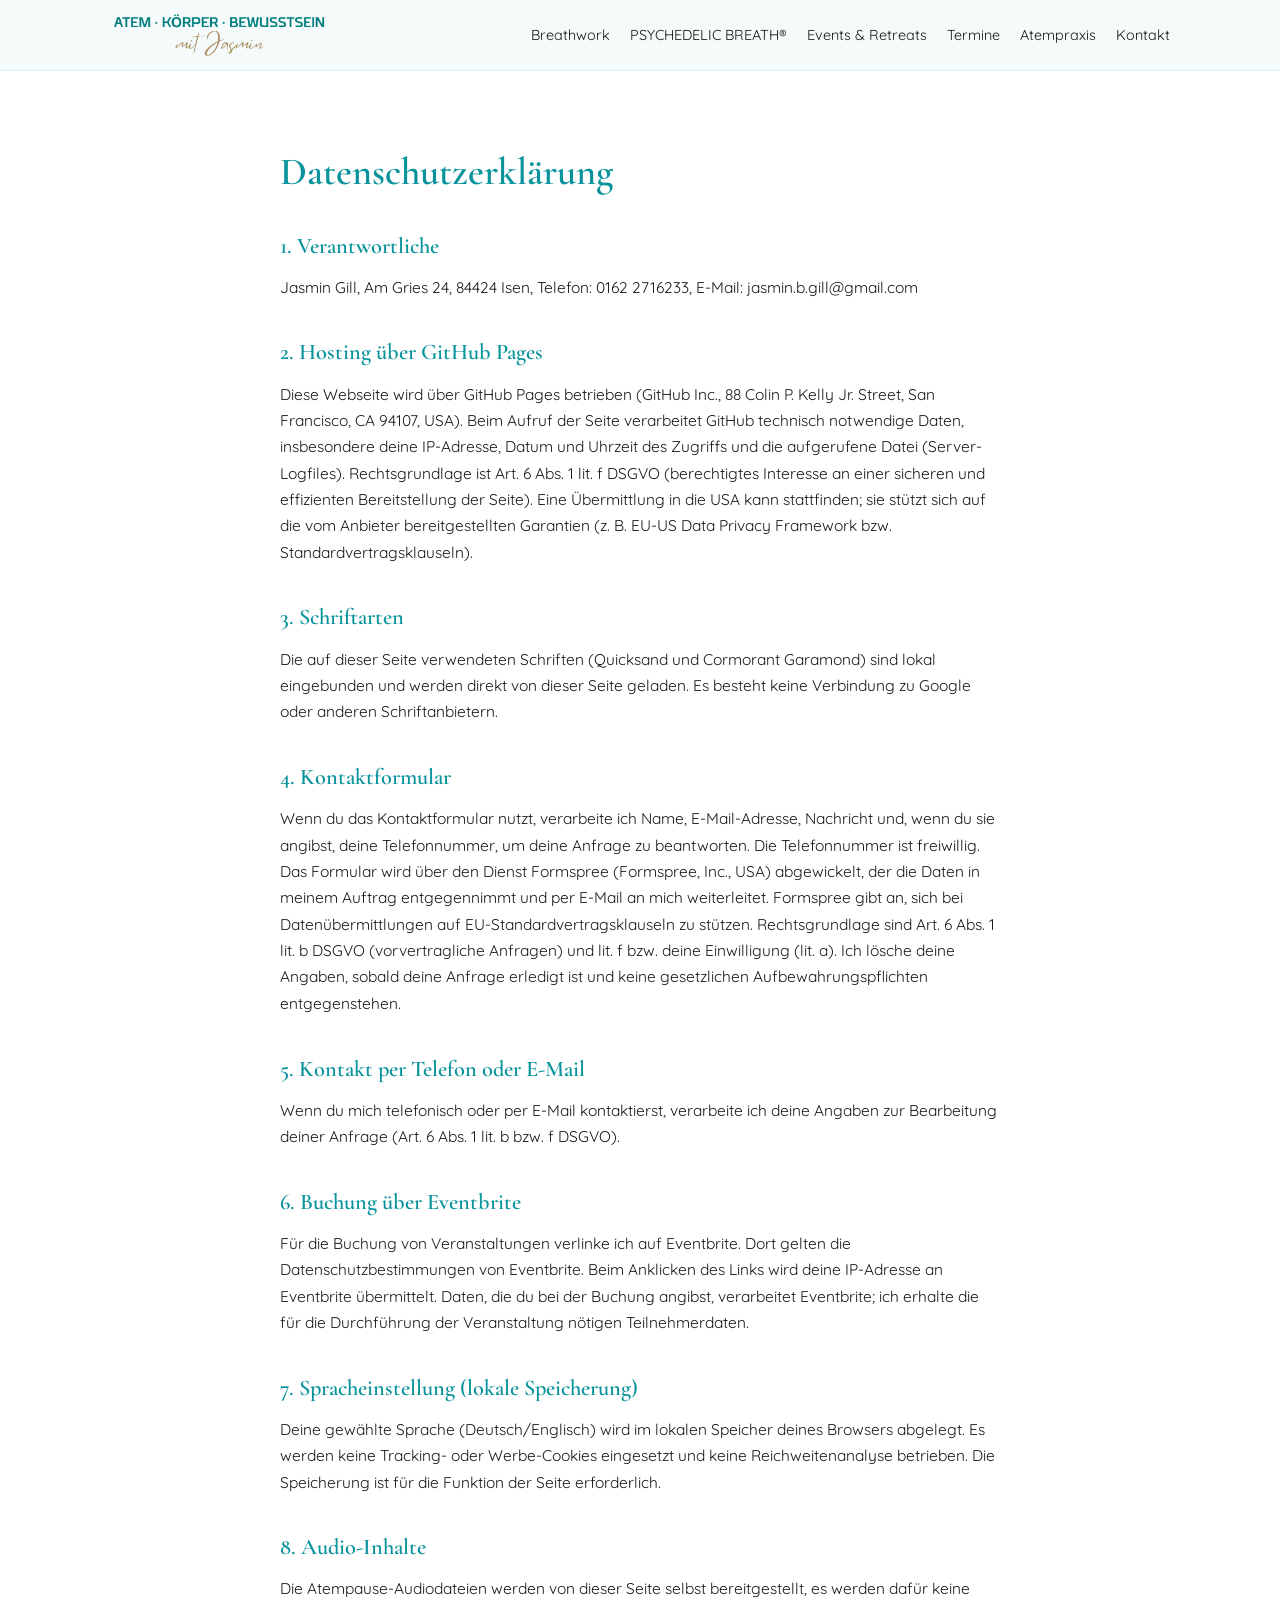
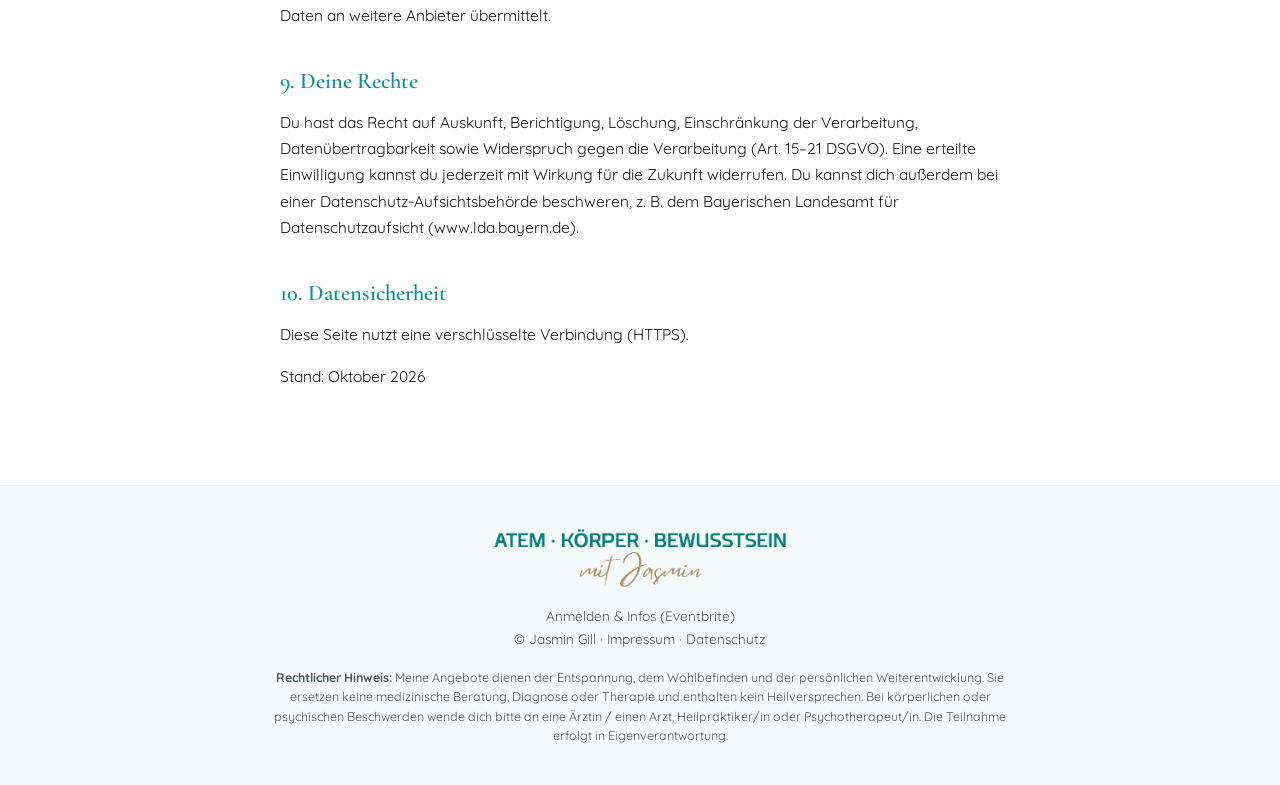
<file: datenschutz.html>
<!DOCTYPE html>
<html lang="de">
<head>
<meta charset="utf-8">
<meta name="viewport" content="width=device-width, initial-scale=1, viewport-fit=cover">
<meta name="theme-color" content="#F5FAFA" media="(prefers-color-scheme: light)">
<meta name="theme-color" content="#035f63" media="(prefers-color-scheme: dark)">
<title>Datenschutz · Jasmin Gill</title>
<meta name="robots" content="noindex">
<link rel="stylesheet" href="style.css">
</head>
<body>
<header><nav>
  <a href="index.html"><img class="logo-img" src="images/logo.svg" alt="Atem · Körper · Bewusstsein mit Jasmin"></a>
  <ul>
    <li><a href="index.html#breathwork" data-i="n1">Breathwork</a></li>
    <li><a href="psychedelic-breath.html">PSYCHEDELIC BREATH®</a></li>
    <li><a href="index.html#events" data-i="n3">Events & Retreats</a></li>
    <li><a href="index.html#termine" data-i="n6">Termine</a></li>
    <li><a href="index.html#atempraxis" data-i="n4">Atempraxis</a></li>
    <li><a href="index.html#kontakt" data-i="n5">Kontakt</a></li>
  </ul>
</nav></header>
<div class="white"><section class="legal">
<h1>Datenschutzerklärung</h1>
<h2>1. Verantwortliche</h2>
<p>Jasmin Gill, Am Gries 24, 84424 Isen, Telefon: 0162 2716233, E-Mail: jasmin.b.gill@gmail.com</p>
<h2>2. Hosting über GitHub Pages</h2>
<p>Diese Webseite wird über GitHub Pages betrieben (GitHub Inc., 88 Colin P. Kelly Jr. Street, San Francisco, CA 94107, USA). Beim Aufruf der Seite verarbeitet GitHub technisch notwendige Daten, insbesondere deine IP-Adresse, Datum und Uhrzeit des Zugriffs und die aufgerufene Datei (Server-Logfiles). Rechtsgrundlage ist Art. 6 Abs. 1 lit. f DSGVO (berechtigtes Interesse an einer sicheren und effizienten Bereitstellung der Seite). Eine Übermittlung in die USA kann stattfinden; sie stützt sich auf die vom Anbieter bereitgestellten Garantien (z. B. EU-US Data Privacy Framework bzw. Standardvertragsklauseln).</p>
<h2>3. Schriftarten</h2>
<p>Die auf dieser Seite verwendeten Schriften (Quicksand und Cormorant Garamond) sind lokal eingebunden und werden direkt von dieser Seite geladen. Es besteht keine Verbindung zu Google oder anderen Schriftanbietern.</p>
<h2>4. Kontaktformular</h2>
<p>Wenn du das Kontaktformular nutzt, verarbeite ich Name, E-Mail-Adresse, Nachricht und, wenn du sie angibst, deine Telefonnummer, um deine Anfrage zu beantworten. Die Telefonnummer ist freiwillig. Das Formular wird über den Dienst Formspree (Formspree, Inc., USA) abgewickelt, der die Daten in meinem Auftrag entgegennimmt und per E-Mail an mich weiterleitet. Formspree gibt an, sich bei Datenübermittlungen auf EU-Standardvertragsklauseln zu stützen. Rechtsgrundlage sind Art. 6 Abs. 1 lit. b DSGVO (vorvertragliche Anfragen) und lit. f bzw. deine Einwilligung (lit. a). Ich lösche deine Angaben, sobald deine Anfrage erledigt ist und keine gesetzlichen Aufbewahrungspflichten entgegenstehen.</p>
<h2>5. Kontakt per Telefon oder E-Mail</h2>
<p>Wenn du mich telefonisch oder per E-Mail kontaktierst, verarbeite ich deine Angaben zur Bearbeitung deiner Anfrage (Art. 6 Abs. 1 lit. b bzw. f DSGVO).</p>
<h2>6. Buchung über Eventbrite</h2>
<p>Für die Buchung von Veranstaltungen verlinke ich auf Eventbrite. Dort gelten die Datenschutzbestimmungen von Eventbrite. Beim Anklicken des Links wird deine IP-Adresse an Eventbrite übermittelt. Daten, die du bei der Buchung angibst, verarbeitet Eventbrite; ich erhalte die für die Durchführung der Veranstaltung nötigen Teilnehmerdaten.</p>
<h2>7. Spracheinstellung (lokale Speicherung)</h2>
<p>Deine gewählte Sprache (Deutsch/Englisch) wird im lokalen Speicher deines Browsers abgelegt. Es werden keine Tracking- oder Werbe-Cookies eingesetzt und keine Reichweitenanalyse betrieben. Die Speicherung ist für die Funktion der Seite erforderlich.</p>
<h2>8. Audio-Inhalte</h2>
<p>Die Atempause-Audiodateien werden von dieser Seite selbst bereitgestellt, es werden dafür keine Daten an weitere Anbieter übermittelt.</p>
<h2>9. Deine Rechte</h2>
<p>Du hast das Recht auf Auskunft, Berichtigung, Löschung, Einschränkung der Verarbeitung, Datenübertragbarkeit sowie Widerspruch gegen die Verarbeitung (Art. 15–21 DSGVO). Eine erteilte Einwilligung kannst du jederzeit mit Wirkung für die Zukunft widerrufen. Du kannst dich außerdem bei einer Datenschutz-Aufsichtsbehörde beschweren, z. B. dem Bayerischen Landesamt für Datenschutzaufsicht (www.lda.bayern.de).</p>
<h2>10. Datensicherheit</h2>
<p>Diese Seite nutzt eine verschlüsselte Verbindung (HTTPS).</p>
<p>Stand: Oktober 2026</p>

</section></div>
<footer>
  <img class="logo-img" src="images/logo.svg" alt="Atem · Körper · Bewusstsein mit Jasmin">
  <a href="https://jasmingill.eventbrite.com" >Anmelden &amp; Infos (Eventbrite)</a><br>
  © Jasmin Gill · <a href="impressum.html" >Impressum</a> · <a href="datenschutz.html" >Datenschutz</a>
  <p class="disclaimer"><strong>Rechtlicher Hinweis:</strong> Meine Angebote dienen der Entspannung, dem Wohlbefinden und der persönlichen Weiterentwicklung. Sie ersetzen keine medizinische Beratung, Diagnose oder Therapie und enthalten kein Heilversprechen. Bei körperlichen oder psychischen Beschwerden wende dich bitte an eine Ärztin / einen Arzt, Heilpraktiker/in oder Psychotherapeut/in. Die Teilnahme erfolgt in Eigenverantwortung.</p>
</footer>
<script src="menu.js"></script>
</body>
</html>
</file>
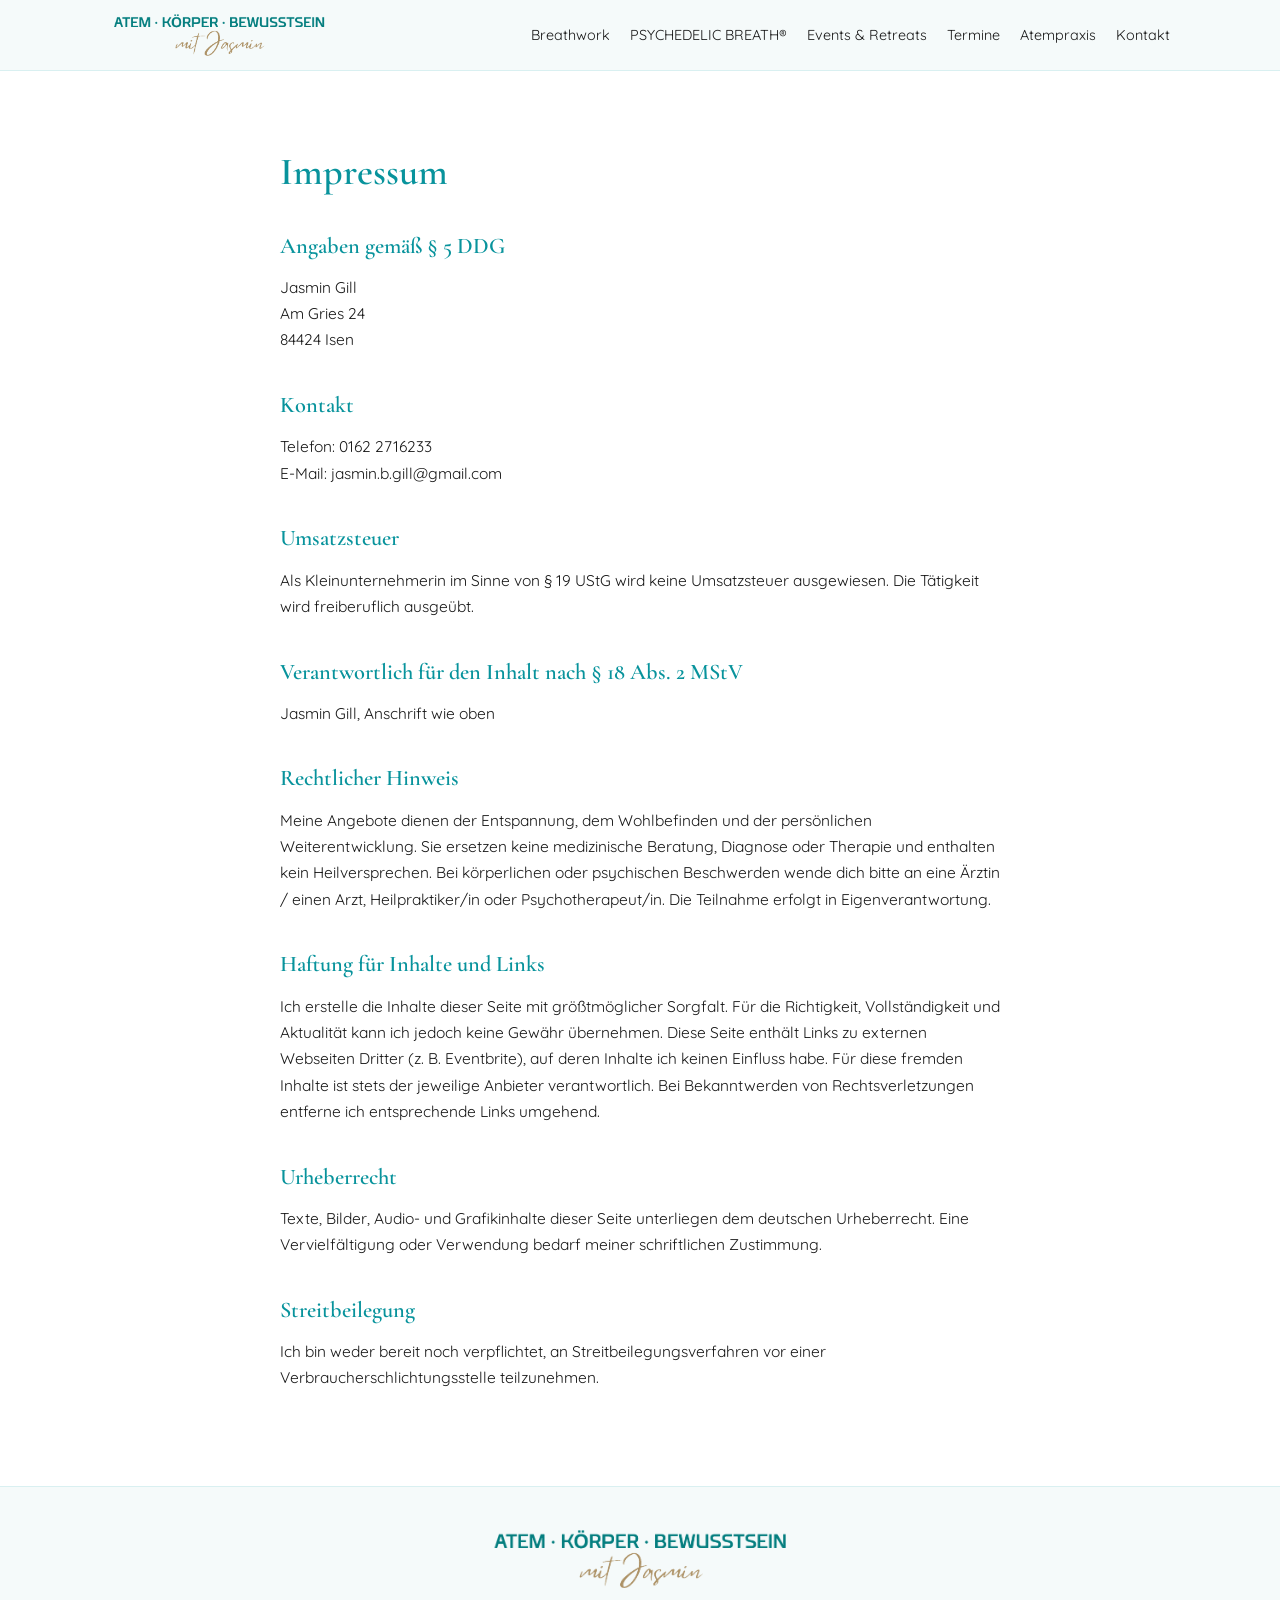
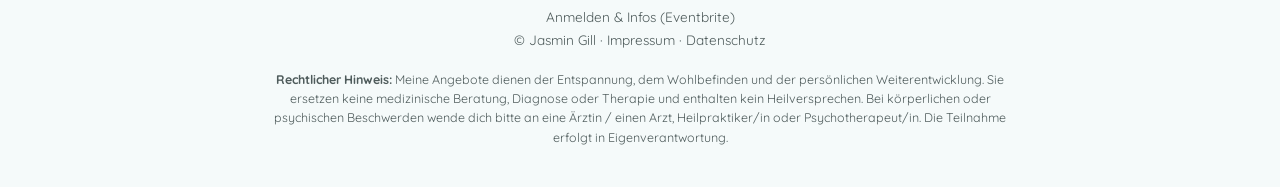
<file: impressum.html>
<!DOCTYPE html>
<html lang="de">
<head>
<meta charset="utf-8">
<meta name="viewport" content="width=device-width, initial-scale=1, viewport-fit=cover">
<meta name="theme-color" content="#F5FAFA" media="(prefers-color-scheme: light)">
<meta name="theme-color" content="#035f63" media="(prefers-color-scheme: dark)">
<title>Impressum · Jasmin Gill</title>
<meta name="robots" content="noindex">
<link rel="stylesheet" href="style.css">
</head>
<body>
<header><nav>
  <a href="index.html"><img class="logo-img" src="images/logo.svg" alt="Atem · Körper · Bewusstsein mit Jasmin"></a>
  <ul>
    <li><a href="index.html#breathwork" data-i="n1">Breathwork</a></li>
    <li><a href="psychedelic-breath.html">PSYCHEDELIC BREATH®</a></li>
    <li><a href="index.html#events" data-i="n3">Events & Retreats</a></li>
    <li><a href="index.html#termine" data-i="n6">Termine</a></li>
    <li><a href="index.html#atempraxis" data-i="n4">Atempraxis</a></li>
    <li><a href="index.html#kontakt" data-i="n5">Kontakt</a></li>
  </ul>
</nav></header>
<div class="white"><section class="legal">
<h1>Impressum</h1>
<h2>Angaben gemäß § 5 DDG</h2>
<p>Jasmin Gill<br>Am Gries 24<br>84424 Isen</p>
<h2>Kontakt</h2>
<p>Telefon: 0162 2716233<br>E-Mail: <a href="mailto:jasmin.b.gill@gmail.com">jasmin.b.gill@gmail.com</a></p>
<h2>Umsatzsteuer</h2>
<p>Als Kleinunternehmerin im Sinne von § 19 UStG wird keine Umsatzsteuer ausgewiesen. Die Tätigkeit wird freiberuflich ausgeübt.</p>
<h2>Verantwortlich für den Inhalt nach § 18 Abs. 2 MStV</h2>
<p>Jasmin Gill, Anschrift wie oben</p>
<h2>Rechtlicher Hinweis</h2>
<p>Meine Angebote dienen der Entspannung, dem Wohlbefinden und der persönlichen Weiterentwicklung. Sie ersetzen keine medizinische Beratung, Diagnose oder Therapie und enthalten kein Heilversprechen. Bei körperlichen oder psychischen Beschwerden wende dich bitte an eine Ärztin / einen Arzt, Heilpraktiker/in oder Psychotherapeut/in. Die Teilnahme erfolgt in Eigenverantwortung.</p>
<h2>Haftung für Inhalte und Links</h2>
<p>Ich erstelle die Inhalte dieser Seite mit größtmöglicher Sorgfalt. Für die Richtigkeit, Vollständigkeit und Aktualität kann ich jedoch keine Gewähr übernehmen. Diese Seite enthält Links zu externen Webseiten Dritter (z. B. Eventbrite), auf deren Inhalte ich keinen Einfluss habe. Für diese fremden Inhalte ist stets der jeweilige Anbieter verantwortlich. Bei Bekanntwerden von Rechtsverletzungen entferne ich entsprechende Links umgehend.</p>
<h2>Urheberrecht</h2>
<p>Texte, Bilder, Audio- und Grafikinhalte dieser Seite unterliegen dem deutschen Urheberrecht. Eine Vervielfältigung oder Verwendung bedarf meiner schriftlichen Zustimmung.</p>
<h2>Streitbeilegung</h2>
<p>Ich bin weder bereit noch verpflichtet, an Streitbeilegungsverfahren vor einer Verbraucherschlichtungsstelle teilzunehmen.</p>

</section></div>
<footer>
  <img class="logo-img" src="images/logo.svg" alt="Atem · Körper · Bewusstsein mit Jasmin">
  <a href="https://jasmingill.eventbrite.com" >Anmelden &amp; Infos (Eventbrite)</a><br>
  © Jasmin Gill · <a href="impressum.html" >Impressum</a> · <a href="datenschutz.html" >Datenschutz</a>
  <p class="disclaimer"><strong>Rechtlicher Hinweis:</strong> Meine Angebote dienen der Entspannung, dem Wohlbefinden und der persönlichen Weiterentwicklung. Sie ersetzen keine medizinische Beratung, Diagnose oder Therapie und enthalten kein Heilversprechen. Bei körperlichen oder psychischen Beschwerden wende dich bitte an eine Ärztin / einen Arzt, Heilpraktiker/in oder Psychotherapeut/in. Die Teilnahme erfolgt in Eigenverantwortung.</p>
</footer>
<script src="menu.js"></script>
</body>
</html>
</file>
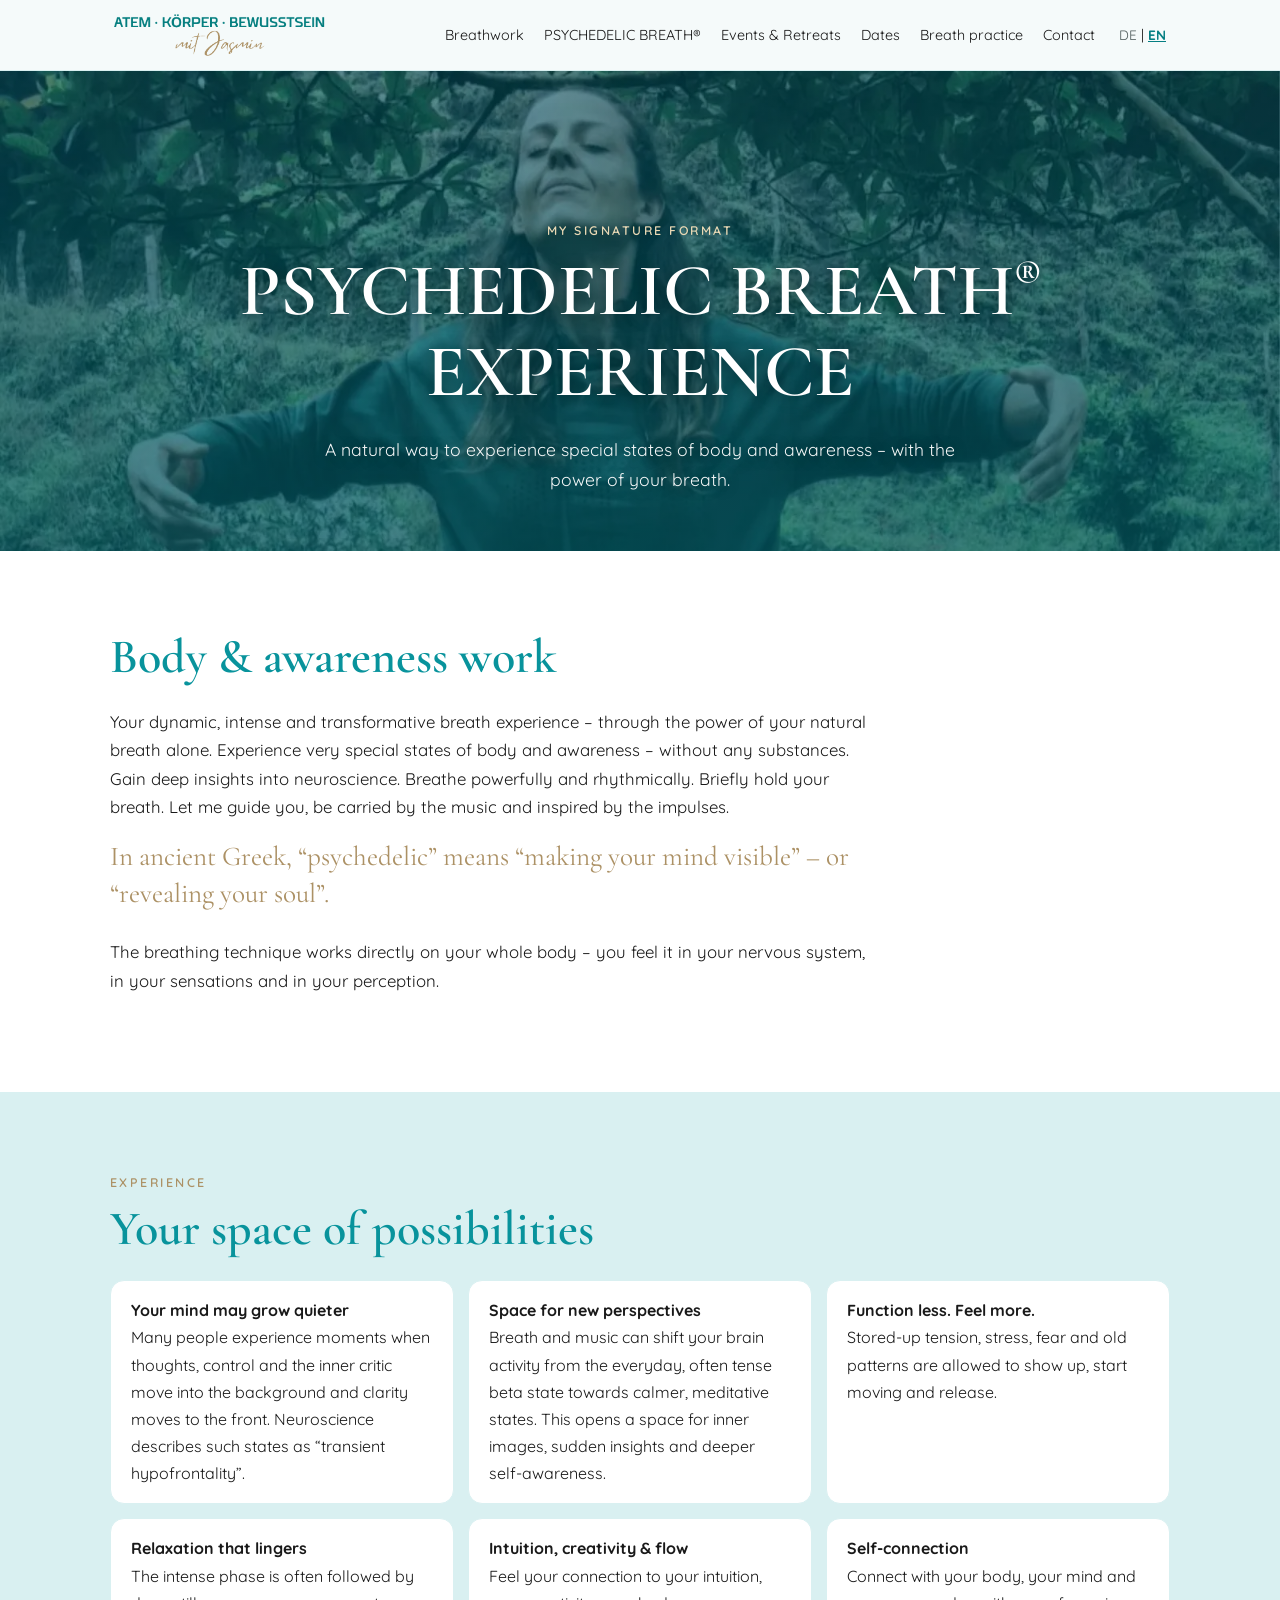
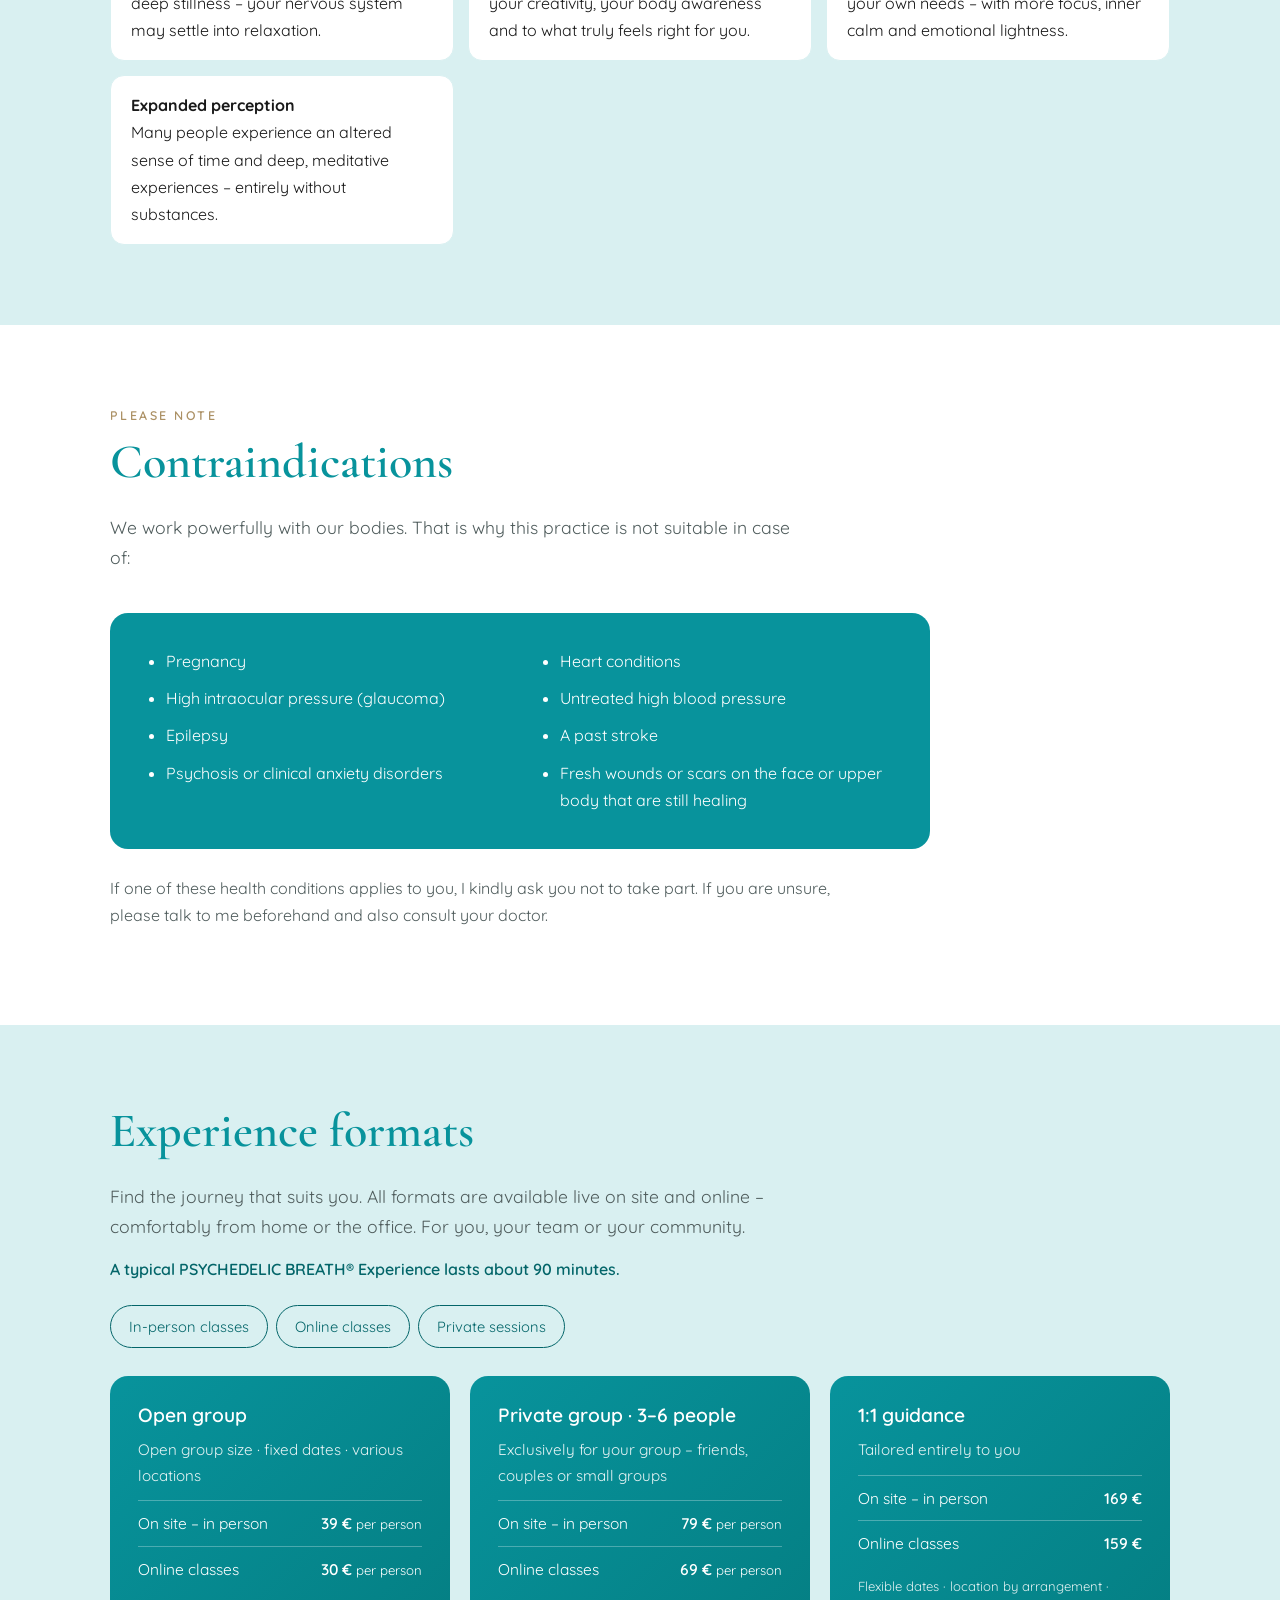
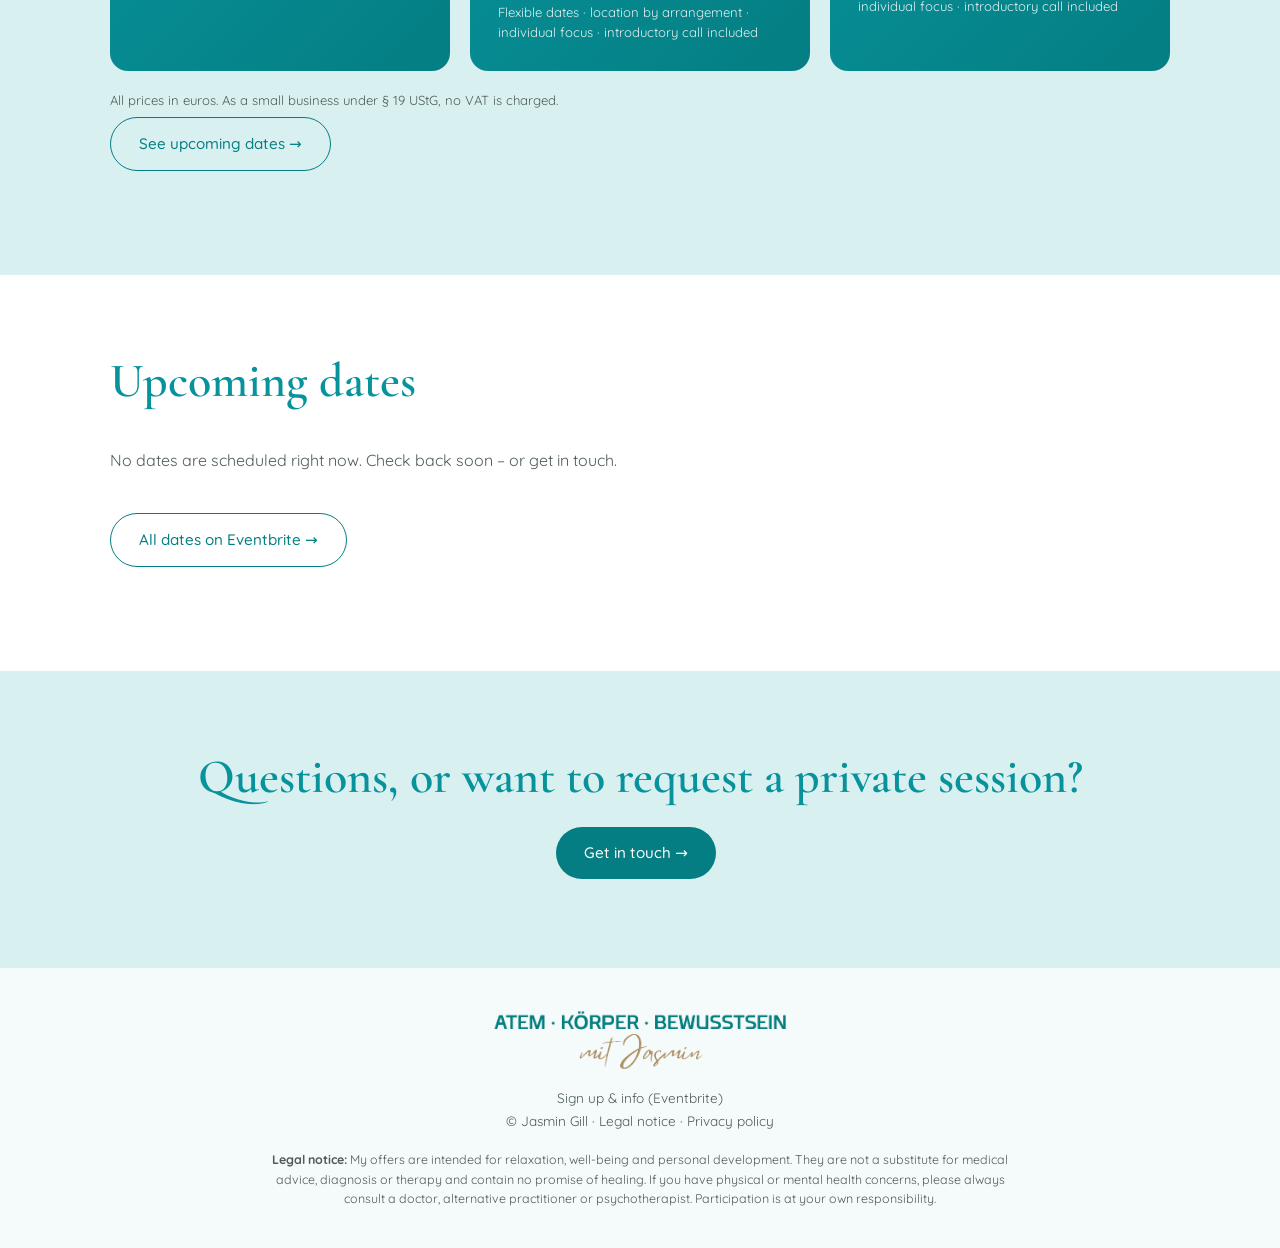
<file: psychedelic-breath.html>
<!DOCTYPE html>
<html lang="de">
<head>
<meta charset="utf-8">
<meta name="viewport" content="width=device-width, initial-scale=1, viewport-fit=cover">
<meta name="theme-color" content="#F5FAFA" media="(prefers-color-scheme: light)">
<meta name="theme-color" content="#035f63" media="(prefers-color-scheme: dark)">
<title>PSYCHEDELIC BREATH® EXPERIENCE · Jasmin Gill</title>
<link rel="stylesheet" href="style.css">
</head>
<body>
<header><nav>
  <a href="index.html"><img class="logo-img" src="images/logo.svg" alt="Atem · Körper · Bewusstsein mit Jasmin"></a>
  <ul>
    <li><a href="breathwork-essentials.html" data-i="n1">Breathwork</a></li>
    <li><a href="psychedelic-breath.html">PSYCHEDELIC BREATH®</a></li>
    <li><a href="index.html#events" data-i="n3">Events & Retreats</a></li>
    <li><a href="index.html#termine" data-i="n6">Termine</a></li>
    <li><a href="index.html#atempraxis" data-i="n4">Atempraxis</a></li>
    <li><a href="index.html#kontakt" data-i="n5">Kontakt</a></li>
    <li class="langs"><button data-l="de">DE</button>|<button data-l="en">EN</button></li>
  </ul>
</nav></header>

<div class="pagehead">
  <div class="eyebrow" data-i="p0">Mein Signature-Format</div>
  <h1>PSYCHEDELIC BREATH<sup style="font-size:.5em">®</sup> EXPERIENCE</h1>
  <p data-i="s1">Eine natürliche Form – besondere Körper- und Bewusstseinszustände zu erleben – mit der Kraft deines Atems.</p>
</div>

<div class="white"><section>
  <h2 data-i="kb">Körper- &amp; Bewusstseinsarbeit</h2>
  <div class="prose">
    <p data-i="s2">Dein dynamisches, intensives &amp; transformierendes Atemerlebnis – nur durch die Kraft deines natürlichen Atems. Ohne Substanzen ganz besondere Körper- &amp; Bewusstseinszustände erleben. Erfahre tiefe Einblicke in die Neurowissenschaft. Atme kraftvoll &amp; rhythmisch. Halte den Atem kurz an. Lass dich von mir führen, von der Musik tragen &amp; den Impulsen inspirieren.</p>
    <p class="quote" data-i="q1">Auf Altgriechisch heißt „Psychedelic“ – „deinen Geist sichtbar machend“ oder auch „deine Seele offenbarend“.</p>
    <p data-i="s3">Die Atemtechnik wirkt unmittelbar auf deinen ganzen Körper – du spürst sie in deinem Nervensystem, in deinen Empfindungen und in deiner Wahrnehmung.</p>
  </div>
</section></div>

<div class="band"><section>
  <div class="eyebrow" data-i="w00">Erlebe</div>
  <h2 data-i="w0">Dein Raum der Möglichkeiten</h2>
  <ul class="checks">
    <li><strong data-i="v1t">Dein Verstand darf leiser werden</strong><br><span data-i="v1">Viele Menschen erleben Momente, in denen Gedanken, Kontrolle und der innere Kritiker in den Hintergrund treten und Klarheit in den Vordergrund rückt. Die Neurowissenschaft beschreibt solche Zustände als „transiente Hypofrontalität“.</span></li>
    <li><strong data-i="v2t">Raum für neue Perspektiven</strong><br><span data-i="v2">Atem und Musik können deine Gehirnaktivität vom alltäglichen, oft angespannten Beta-Zustand hin zu ruhigeren, meditativen Zuständen verschieben. Das öffnet einen Raum für innere Bilder, plötzliche Erkenntnisse und tiefere Selbstwahrnehmung.</span></li>
    <li><strong data-i="v3t">Weniger funktionieren. Mehr fühlen.</strong><br><span data-i="v3">Angestaute Spannung, Stress, Angst und alte Muster dürfen sich zeigen, in Bewegung kommen und sich lösen.</span></li>
    <li><strong data-i="v4t">Entspannung, die nachwirkt</strong><br><span data-i="v4">Auf die intensive Phase folgt häufig eine tiefe Ruhe – dein Nervensystem darf zur Entspannung finden.</span></li>
    <li><strong data-i="v5t">Intuition, Kreativität &amp; Flow</strong><br><span data-i="v5">Spüre die Verbindung zu deiner Intuition, deiner Kreativität, deinem Körpergefühl und zu dem, was sich für dich wirklich stimmig anfühlt.</span></li>
    <li><strong data-i="v6t">Selbstverbindung</strong><br><span data-i="v6">Verbinde dich mit deinem Körper, deinem Geist und deinen eigenen Bedürfnissen – mit mehr Fokus, innerer Ruhe und emotionaler Leichtigkeit.</span></li>
    <li><strong data-i="v7t">Erweiterte Wahrnehmung</strong><br><span data-i="v7">Viele erleben ein verändertes Zeitempfinden und tiefe, meditative Erfahrungen – ganz ohne Substanzen.</span></li>
  </ul>
</section></div>

<div class="white"><section>
  <div class="eyebrow" data-i="x00">Hinweis</div>
  <h2 data-i="x0">Kontraindikationen</h2>
  <p class="lead" data-i="x1">Wir arbeiten kraftvoll mit unserem Körper. Deshalb ist diese Praxis nicht geeignet bei:</p>
  <div class="contra-card">
    <ul>
      <li data-i="x2">Schwangerschaft</li>
      <li data-i="x3">Hohem Augeninnendruck (Glaukom)</li>
      <li data-i="x4">Epilepsie</li>
      <li data-i="x5">Psychosen oder klinischen Angststörungen</li>
    </ul>
    <ul>
      <li data-i="x6">Herzerkrankungen</li>
      <li data-i="x7">Unbehandeltem Bluthochdruck</li>
      <li data-i="x8">Einem zurückliegenden Schlaganfall</li>
      <li data-i="x9">Frischen Wunden oder Narben im Bereich von Gesicht oder Oberkörper, die noch heilen</li>
    </ul>
  </div>
  <p class="contra-note" data-i="x10">Wenn eine dieser gesundheitlichen Herausforderungen auf dich zutrifft, bitte ich dich, nicht teilzunehmen. Bei Unsicherheiten besprich dich vorab bitte mit mir und sprich auch mit deiner Ärztin oder deinem Arzt.</p>
</section></div>

<div class="band"><section>
  <h2 data-i="fo">Experience-Formate</h2>
  <p class="lead" style="margin-bottom:14px" data-i="e2b">Finde deine passende Reise. Alle Formate gibt es live vor Ort und online – bequem von zu Hause oder dem Büro. Für dich, dein Team oder deine Community.</p>
  <p class="dauer" data-i="dau">Eine gewöhnliche PSYCHEDELIC BREATH® Experience dauert ca. 90 Minuten.</p>
  <div class="chips"><a href="#termine" data-i="ch1">In-Person Klassen</a><a href="#termine" data-i="ch2">Online Klassen</a><a href="index.html#kontakt" data-i="ch3">Private Sessions</a></div>
  <div class="grid" style="margin-top:18px">
    <div class="card"><h3 data-i="gt1">Offene Gruppe</h3><p class="pd" data-i="g1e">Offene Gruppengröße · feste Termine · verschiedene Orte</p><div class="pr"><span data-i="pl2">Vor Ort – In-Person</span><b>39 € <span data-i="pp">p. P.</span></b></div><div class="pr"><span data-i="po2">Online Klassen</span><b>30 € <span data-i="pp">p. P.</span></b></div></div>
    <div class="card"><h3 data-i="gt2">Private Gruppe · 3–6 Personen</h3><p class="pd" data-i="g2e">Exklusiv für eure Gruppe – Freunde, Paare oder kleine Gruppen</p><div class="pr"><span data-i="pl2">Vor Ort – In-Person</span><b>79 € <span data-i="pp">p. P.</span></b></div><div class="pr"><span data-i="po2">Online Klassen</span><b>69 € <span data-i="pp">p. P.</span></b></div><small class="det" data-i="g2g">Flexible Termine · Ort nach Absprache · individueller Fokus · Kennenlerngespräch inklusive</small></div>
    <div class="card"><h3 data-i="gt3b">1:1 Begleitung</h3><p class="pd" data-i="g3e">Ganz auf dich zugeschnitten</p><div class="pr"><span data-i="pl2">Vor Ort – In-Person</span><b>169 €</b></div><div class="pr"><span data-i="po2">Online Klassen</span><b>159 €</b></div><small class="det" data-i="g2g">Flexible Termine · Ort nach Absprache · individueller Fokus · Kennenlerngespräch inklusive</small></div>
  </div>
  <p class="pnote" data-i="pn">Alle Preise in Euro. Als Kleinunternehmerin gemäß § 19 UStG wird keine Umsatzsteuer berechnet.</p>
  <p style="margin-top:6px"><a class="btn alt" href="#termine" data-i="ptm">Nächste Termine ansehen →</a></p>
</section></div>

<div class="white" id="termine"><section>
  <h2 data-i="th">Nächste Termine</h2>
  <div class="termine" id="termine-list" data-filter="pb"></div>
  <p style="margin-top:22px"><a class="btn alt" href="https://jasmingill.eventbrite.com" target="_blank" rel="noopener" data-i="tm">Alle Termine auf Eventbrite →</a></p>
</section></div>

<div class="band"><section style="text-align:center">
  <h2 data-i="cta">Fragen oder eine Private Session anfragen?</h2>
  <a class="btn" href="index.html#kontakt" data-i="ctab">Zum Kontakt →</a>
</section></div>

<footer>
  <img class="logo-img" src="images/logo.svg" alt="Atem · Körper · Bewusstsein mit Jasmin">
  <a href="https://jasmingill.eventbrite.com" data-i="f1">Anmelden &amp; Infos (Eventbrite)</a><br>
  © Jasmin Gill · <a href="impressum.html" data-i="fi">Impressum</a> · <a href="datenschutz.html" data-i="fd">Datenschutz</a>
  <p class="disclaimer" data-i="dis"><strong>Rechtlicher Hinweis:</strong> Meine Angebote dienen der Entspannung, dem Wohlbefinden und der persönlichen Weiterentwicklung. Sie ersetzen keine medizinische Beratung, Diagnose oder Therapie und enthalten kein Heilversprechen. Bei körperlichen oder psychischen Beschwerden wende dich bitte an eine Ärztin / einen Arzt, Heilpraktiker/in oder Psychotherapeut/in. Die Teilnahme erfolgt in Eigenverantwortung.</p>
</footer>

<script>
window.EN={
n1:"Breathwork",n3:"Events & Retreats",n4:"Breath practice",n5:"Contact",
h0:"Breath · Body · Awareness",h1:"Out of your head,<br>back into your body.",
h2:"Are you ready for change? For connecting with yourself? For more clarity, inner calm and emotional lightness? With your breath you open a space where change becomes possible. Live &amp; online.",
h3:"Breathe for 9 minutes now",
b1:"Breathwork Essentials",b2:"Master your breathing! Did you know that many people have unlearned how to breathe properly? Foundational breathing techniques for you and your everyday life. Discover the power of your breath. Choose what you need right now.",
c1t:"Natural &amp; free breathing",c1p:"Back to your healthy, natural flow of breath.",
c2t:"Finding calm",c2p:"Find relaxation and bring more calm into your day.",
c3t:"Support your sleep",c3p:"Breathing routines that help you wind down in the evening.",
c4t:"Emotional balance",c4p:"Notice, feel and let go of your emotions.",
c5t:"Focus &amp; concentration",c5p:"A clear mind for you, your work and daily life.",
c6t:"More energy &amp; performance",c6p:"Activating breathwork for more vitality and energy in everyday life.",
p0:"My signature format",
p1:"Hit the reset button. Learn. Experience. Understand. And open a space where change becomes possible – with nothing but the power of your natural breath. Your transformative breath journey with guided, dynamic breathing and breath holds, from ancient Tibetan traditions. Carried by music, inspiring impulses and neuroscientific knowledge.",
p2t:"In-person classes",p2p:"Breathe together, open group, live on site.",p2s:"See dates →",
p3t:"Online classes",p3p:"From home, connected to the group.",p3s:"See dates →",
p4t:"Private sessions",p4p:"Tailored to you, or exclusively for your private small group. Live or online.",p4s:"Enquire →",
e0:"Events & Retreats",e1:"Experience it together",e2:"All formats are available live and online. For you, your team or your community.",
e3:"Your time out. Nature, deep breathing, realignment! A day just for you? Or several?",
e4t:"Companies &amp; corporate events",e4p:"Team days, health days, impulses for leadership.",
e5t:"Festivals &amp; conferences",e5p:"Breath journeys and keynotes for big stages.",
e6p:"Coming soon: deep dives into individual topics.",e6s:"Coming soon",
a0:"Breath practice · Join in",a1:"Your breathing break",a2:"Sit comfortably, close your eyes and breathe along. Duration: about 9 minutes.",
l0:"Later: <strong>For you</strong> – Individuals · Companies · The horse world · Partners",
f1:"Sign up &amp; info (Eventbrite)",f2:"Legal notice · Privacy",
k0b:"Write to me",n6:"Dates",t0:"Dates",t1:"Upcoming events",t2:"Book directly via Eventbrite. For dates without a booking link, please get in touch via the contact form.",
k0:"Contact",k1:"Questions, enquiries or registration? Write to me here.",k4:"Send message",pm:"More about PSYCHEDELIC BREATH® →",
s1:"A natural way to experience special states of body and awareness – with the power of your breath.",q1:"In ancient Greek, “psychedelic” means “making your mind visible” – or “revealing your soul”.",s2:"Your dynamic, intense and transformative breath experience – through the power of your natural breath alone. Experience very special states of body and awareness – without any substances. Gain deep insights into neuroscience. Breathe powerfully and rhythmically. Briefly hold your breath. Let me guide you, be carried by the music and inspired by the impulses.",s3:"The breathing technique works directly on your whole body – you feel it in your nervous system, in your sensations and in your perception.",w0:"Your space of possibilities",w1:"Less fear – finding inner calm and focus",w2:"The release of feel-good hormones such as serotonin and dopamine",w3:"Less analysing, judging and overthinking",w4:"More access to emotions, clarity and intuition",w5:"Letting go of pent-up tension and deeply held emotions",w6:"Inner calm, emotional lightness, a quiet mind, a stronger connection to yourself",ms:"If you want to understand more precisely what happens here – come by my stand afterwards and I’ll explain it to you.",fo:"Experience formats",th:"Upcoming dates",tm:"All dates on Eventbrite →",cta:"Questions, or want to request a private session?",ctab:"Get in touch →",dis:"<strong>Legal notice:</strong> My offers are intended for relaxation, well-being and personal development. They are not a substitute for medical advice, diagnosis or therapy and contain no promise of healing. If you have physical or mental health concerns, please always consult a doctor, alternative practitioner or psychotherapist. Participation is at your own responsibility.",fi:"Legal notice",fd:"Privacy policy",v1t:"Your mind may grow quieter",v1:"Many people experience moments when thoughts, control and the inner critic move into the background and clarity moves to the front. Neuroscience describes such states as “transient hypofrontality”.",v2t:"Space for new perspectives",v2:"Breath and music can shift your brain activity from the everyday, often tense beta state towards calmer, meditative states. This opens a space for inner images, sudden insights and deeper self-awareness.",v3t:"Function less. Feel more.",v3:"Stored-up tension, stress, fear and old patterns are allowed to show up, start moving and release.",v4t:"Relaxation that lingers",v4:"The intense phase is often followed by deep stillness – your nervous system may settle into relaxation.",v5t:"Intuition, creativity &amp; flow",v5:"Feel your connection to your intuition, your creativity, your body awareness and to what truly feels right for you.",v6t:"Self-connection",v6:"Connect with your body, your mind and your own needs – with more focus, inner calm and emotional lightness.",v7t:"Expanded perception",v7:"Many people experience an altered sense of time and deep, meditative experiences – entirely without substances.",e2b:"Find the journey that suits you. All formats are available live and online. For you, your team or your community.",x2:"Pregnancy",x3:"High intraocular pressure (glaucoma)",x4:"Epilepsy",x5:"Psychosis or clinical anxiety disorders",x6:"Heart conditions",x7:"Untreated high blood pressure",x8:"A past stroke",x9:"Fresh wounds or scars on the face or upper body that are still healing",x0:"Contraindications",x1:"We work powerfully with our bodies. That is why this practice is not suitable in case of:",x10:"If one of these health conditions applies to you, I kindly ask you not to take part. If you are unsure, please talk to me beforehand and also consult your doctor.",kb:"Body &amp; awareness work",w00:"Experience",x00:"Please note",gt1:"Open group",gt2:"Private group · 3–6 people",gt3:"1:1",g1d:"Fixed dates, various locations, open group size",g1db:"Fixed dates, various locations, open group size, approx. 45–60 min.",g2d:"Introductory call included · flexible dates · location by arrangement · individual focus",pl:"In person",po:"Online",pp:"per person",pn:"All prices in euros. As a small business under § 19 UStG, no VAT is charged.",bwph:"Breathwork Essentials – formats &amp; prices",pbph:"PSYCHEDELIC BREATH® – formats &amp; prices",ptm:"See upcoming dates →",e2b:"Find the journey that suits you. All formats are available live on site and online – comfortably from home or the office. For you, your team or your community.",dau:"A typical PSYCHEDELIC BREATH® Experience lasts about 90 minutes.",ch1:"In-person classes",ch2:"Online classes",ch3:"Private sessions",g1e:"Open group size · fixed dates · various locations",g2e:"Exclusively for your group – friends, couples or small groups",g2g:"Flexible dates · location by arrangement · individual focus · introductory call included",gt3b:"1:1 guidance",g3e:"Tailored entirely to you",pl2:"On site – in person",po2:"Online classes"};
</script>
<script src="termine.js"></script>
<script src="app.js"></script>
<script src="menu.js"></script>
</body>
</html>
</file>
<file: style.css>
@font-face{font-family:Quicksand;src:url(fonts/quicksand-var.woff) format("woff");font-weight:300 700;font-style:normal;font-display:swap}
@font-face{font-family:'Cormorant Garamond';src:url(fonts/cormorant-var.woff) format("woff");font-weight:300 700;font-style:normal;font-display:swap}
/* === FARBEN & SCHRIFTEN HIER ANPASSEN === */
:root{
  --bg:#F5FAFA; --card:#FFFFFF; --text:#191919; --muted:#4F5C5C;
  --main:#02b8c4; --primary:#047e82; --second:#08939c; --accent:#ac9165; --soft:#D9F0F1; --bar:#F5FAFA;
  --f-head:'Cormorant Garamond',Georgia,serif; --f-body:Quicksand,system-ui,sans-serif; --f-script:'Herr Von Muellerhoff','Brush Script MT',cursive;
  box-sizing:border-box; padding-top:env(safe-area-inset-top,0px); padding-bottom:env(safe-area-inset-bottom,0px);
}
html{scroll-behavior:smooth;scroll-padding-top:80px}
*{box-sizing:border-box}
body{margin:0;background:var(--bg);color:var(--text);font-family:var(--f-body);line-height:1.7}
h1,h2{font-family:var(--f-head);font-weight:600;color:var(--second);line-height:1.1;margin:0 0 .5em}
h3{font-family:var(--f-body);font-weight:600;line-height:1.2;margin:0 0 .5em}
h1{font-size:clamp(2.6rem,7vw,4.6rem)} h2{font-size:clamp(2rem,4.5vw,3rem)} h3{font-size:1.2rem}
a{color:inherit;text-decoration:none}
header{position:sticky;top:env(safe-area-inset-top,0px);z-index:9;background:var(--bar);border-bottom:1px solid var(--soft)}
nav{max-width:1100px;margin:auto;padding:12px 20px;display:flex;justify-content:space-between;align-items:center;gap:16px;flex-wrap:wrap}
/* LOGO-PLATZHALTER: später durch <img src="logo.svg" alt="Jasmin Gill"> ersetzen */
.lockup{display:flex;flex-direction:column;align-items:flex-start;line-height:1}
.lockup b{font-size:.62rem;font-weight:600;letter-spacing:.22em;color:var(--second)}
.lockup i{font-family:var(--f-script);font-style:normal;font-size:2.4rem;color:var(--accent);margin-top:0}
nav ul{display:flex;gap:20px;list-style:none;margin:0;padding:0;font-size:.9rem;flex-wrap:wrap;align-items:center}
nav ul a:hover{color:var(--accent)}
.langs button{background:none;border:0;font:inherit;font-size:.85rem;color:var(--muted);cursor:pointer;padding:2px 4px}
.langs button.on{color:var(--primary);font-weight:700;text-decoration:underline}
section{max-width:1100px;margin:auto;padding:80px 20px}
.herowrap{background:#fff url(images/hero.jpg) left center/cover no-repeat}
.hero{max-width:1100px;margin:auto;padding:90px 20px;min-height:540px;display:flex;justify-content:flex-end;align-items:center}
.hero>div{width:52%}
.hero h1{color:#08939c}.hero p{color:#4F5C5C;max-width:500px;margin:0 0 32px;font-size:1.05rem}
@media(max-width:760px){.herowrap{background-size:auto 330px;background-position:left top}.hero{display:block;padding-top:360px;min-height:0}.hero>div{width:100%}}
.btn{display:inline-block;background:var(--primary);color:#fff;padding:13px 28px;border-radius:40px;font-weight:500;font-size:.95rem;margin:0 8px 8px 0}
.btn.alt{background:none;border:1px solid var(--primary);color:var(--primary)}
.eyebrow{text-transform:uppercase;letter-spacing:.2em;font-size:.78rem;font-weight:600;color:var(--accent);margin-bottom:10px}
.grid{display:grid;gap:20px;grid-template-columns:repeat(auto-fit,minmax(240px,1fr))}
.card{background:linear-gradient(135deg,#08939c,#047e82);color:#fff;border-radius:18px;padding:28px}
.card h3{color:#fff}
.card p{color:rgba(255,255,255,.9);margin:0;font-size:.95rem}
.card small{display:block;margin-top:14px;color:#EAD9B5;font-size:.8rem}
.band{background:var(--soft)}
.white{background:var(--card)}
.card.light{background:var(--card);color:var(--text);border:1px solid var(--soft);box-shadow:0 6px 20px rgba(4,126,130,.08)}
.card.light h3{color:var(--primary)}.card.light p{color:var(--muted)}.card.light small{color:var(--accent)}
.lead{font-family:var(--f-body);font-size:1.1rem;max-width:700px;color:var(--muted);margin-bottom:40px}
.player{background:linear-gradient(135deg,#08939c,#047e82);color:#fff;border-radius:22px;padding:40px;text-align:center}
.player h2{color:#fff}.player p{opacity:.9}
.player audio{width:100%;max-width:460px;margin-top:18px}
.later{border:1px dashed var(--muted);border-radius:18px;padding:24px;text-align:center;color:var(--muted);font-size:.95rem}
footer{background:var(--bar);text-align:center;padding:40px 20px;color:var(--muted);font-size:.85rem;border-top:1px solid var(--soft)}
footer .lockup{align-items:center;margin-bottom:14px}

.logo-img{height:46px;width:auto;display:block}
footer .logo-img{height:64px;margin:0 auto 14px}
.termine{display:grid;gap:14px}
.termin{display:flex;gap:18px;align-items:center;justify-content:space-between;flex-wrap:wrap;background:var(--card);border:1px solid var(--soft);border-radius:16px;padding:18px 22px}
.termin .d{font-weight:700;color:var(--primary);min-width:150px}.termin .d small{font-weight:400;color:var(--muted)}
.termin .t{flex:1;min-width:200px}.termin .t small{color:var(--muted);display:block}
.tag{display:inline-block;font-size:.7rem;letter-spacing:.08em;text-transform:uppercase;border:1px solid var(--accent);color:var(--accent);border-radius:20px;padding:1px 10px;margin-left:8px}
.btn.sm{padding:9px 20px;font-size:.85rem;margin:0}
.empty{color:var(--muted)}
form.kontakt{display:grid;gap:12px;max-width:560px}
form.kontakt input,form.kontakt textarea{font:inherit;padding:12px 14px;border:1px solid var(--soft);border-radius:12px;background:var(--card);color:var(--text)}
form.kontakt button{border:0;cursor:pointer;justify-self:start;font:inherit;font-weight:500}
.pagehead{background:linear-gradient(135deg,#08939c,#047e82);color:#fff;text-align:center;padding:90px 20px}
.pagehead h1{color:#fff;margin-bottom:.3em}.pagehead p{max-width:640px;margin:0 auto;font-size:1.1rem;opacity:.95}
.pagehead .eyebrow{color:#EAD9B5}
.quote{font-family:var(--f-head);font-size:1.7rem;color:var(--second);max-width:760px;line-height:1.35;margin:0 0 28px}
.prose{max-width:760px}.prose p{font-size:1.05rem;margin:0 0 1em}
.checks{list-style:none;padding:0;margin:0;display:grid;gap:14px;grid-template-columns:repeat(auto-fit,minmax(280px,1fr))}
.checks li{background:var(--card);border:1px solid var(--soft);border-radius:14px;padding:16px 18px 16px 50px;position:relative}
.checks li:before{content:"";position:absolute;left:20px;top:24px;width:14px;height:14px;border-radius:50%;background:var(--main)}
.note{border-left:4px solid var(--accent);background:var(--card);padding:18px 22px;border-radius:0 14px 14px 0;margin-top:30px;max-width:760px}

form.kontakt .consent{display:flex;gap:10px;align-items:flex-start;font-size:.85rem;color:var(--muted)}
form.kontakt .consent input{margin-top:4px;flex:none}
form.kontakt .consent a{text-decoration:underline}
.contra{background:var(--card);border:1px solid var(--accent);border-radius:18px;padding:30px;max-width:760px}
.contra ul{margin:14px 0;padding-left:20px}.contra li{padding:3px 0}
.disclaimer{max-width:760px;margin:18px auto 0;font-size:.78rem;line-height:1.55;color:var(--muted)}
.legal{max-width:760px}.legal h1{font-size:2.4rem}.legal h2{font-size:1.4rem;margin-top:1.8em}.legal h3{font-size:1.05rem;margin:1.2em 0 .3em;color:var(--text)}
.legal p,.legal li{font-size:.97rem}.legal mark{background:#fff3b0;color:#191919;padding:0 4px;border-radius:4px}

.pagehead{background:linear-gradient(rgba(4,100,105,.40),rgba(4,100,105,.60)),url(images/header-psychedelicbreath.webp) center top/cover no-repeat;min-height:480px;display:flex;flex-direction:column;justify-content:flex-end;align-items:center;padding:80px 20px 56px}
.pagehead h1,.pagehead p{text-shadow:0 2px 16px rgba(0,0,0,.45)}
.checks li{padding:16px 20px}.checks li:before{display:none}
.contra-card{background:#08939c;color:#fff;border-radius:18px;padding:30px 36px;display:grid;grid-template-columns:1fr 1fr;gap:0 40px;max-width:820px}
.contra-card ul{margin:0;padding-left:20px}.contra-card li{padding:5px 0}
.contra-note{max-width:760px;margin-top:26px;color:var(--muted)}
@media(max-width:700px){.contra-card{grid-template-columns:1fr;padding:24px}}
.fmsg{margin:4px 0 0;font-size:.95rem}.fmsg.ok{color:var(--primary)}.fmsg.err{color:#b3261e}

.quote{color:var(--accent)}
.prose p.quote{font-size:1.7rem;line-height:1.35;margin:8px 0 26px}

.pagehead.plain{background:linear-gradient(135deg,#08939c,#047e82);min-height:340px;justify-content:center}
.chiplabel{font-weight:600;margin:30px 0 10px!important;color:var(--muted)}
.chips{display:flex;flex-wrap:wrap}
.chips a{display:inline-block;padding:8px 18px;border:1px solid var(--primary);border-radius:30px;color:var(--primary);font-size:.92rem;margin:0 8px 10px 0;transition:background .2s,color .2s}
.chips a:hover{background:var(--primary);color:#fff}
.dauer{margin:0 0 22px;font-weight:600;color:var(--primary)}
.session .sub{font-family:var(--f-head);font-size:1.6rem;line-height:1.3;color:var(--primary);margin:0 0 1.1em!important}
.minilabel{font-weight:700;margin:1.5em 0 .4em!important}
.dolist{margin:0 0 1.5em;padding-left:1.2em}.dolist li{padding:4px 0}.dolist li::marker{color:var(--main)}
.fordich{background:var(--card);border-left:4px solid var(--accent);border-radius:0 14px 14px 0;padding:18px 22px;max-width:700px}
.hinweis{font-size:.88rem!important;color:var(--muted);margin-top:2em!important}

.band .dauer{color:#036569}
.band .chips a{color:#036569;border-color:#036569}.band .chips a:hover{background:#036569;color:#fff}

@media (prefers-color-scheme:dark){
:root{--bg:#0F1616;--card:#111818;--text:#EAF2F2;--muted:#B9CFCF;--primary:#3CC6D2;--second:#fff;--accent:#ac9165;--soft:#047e82;--bar:#035f63}
.white h1,.white h2{color:#4fd6e0}
.btn{background:#02b8c4;color:#062a2c}
.band .btn.alt{color:#fff;border-color:#fff}
.white .card{background:linear-gradient(135deg,#047e82,#036d71)}
.band .card{background:#0d2022}
.player{background:linear-gradient(135deg,#0d2022,#07191b)}
.termin{background:#141c1d;border-color:#047e82}
.logo-img{filter:brightness(0) invert(1)}
form.kontakt input::placeholder,form.kontakt textarea::placeholder{color:rgba(255,255,255,.6)}
.band .eyebrow{color:#EAD9B5}
.band .sub{color:#EAD9B5}
.band .dauer,.band .dolist li{color:#fff}
.band .chips a{color:#fff;border-color:#fff}.band .chips a:hover{background:#fff;color:#035f63}
}

.pd{margin-bottom:12px!important}
.pr{display:flex;justify-content:space-between;gap:12px;border-top:1px solid rgba(255,255,255,.28);padding:9px 0;font-size:.97rem}
.pr b{font-weight:600}.pr b span{font-weight:400;font-size:.85em}
.card.light .pr{border-color:var(--soft)}.card.light .pr b{color:var(--primary)}
.card small.det{display:block;margin-top:12px;color:rgba(255,255,255,.88);font-size:.82rem;line-height:1.5}
.card.light small.det{color:var(--muted)}
.ph{margin:52px 0 18px;font-size:1.3rem;color:var(--primary)}
.pnote{margin:18px 0 0;font-size:.82rem;color:var(--muted)}
/* Off-Canvas-Menü */
.menu-btn{display:none;background:none;border:0;padding:8px;cursor:pointer;width:46px;height:46px;position:relative;z-index:40}
.menu-btn span{display:block;height:2px;background:var(--primary);margin:6px 7px;border-radius:2px;transition:transform .25s,opacity .25s}
.menu-backdrop{display:none}
@media(max-width:860px){
  nav{flex-wrap:nowrap}
  .menu-btn{display:block}
  nav ul{position:fixed;top:0;right:0;bottom:0;width:min(82vw,320px);flex-direction:column;flex-wrap:nowrap;align-items:flex-start;gap:0;padding:calc(76px + env(safe-area-inset-top,0px)) 28px 28px;background:var(--bg);box-shadow:-10px 0 30px rgba(0,0,0,.2);transform:translateX(105%);visibility:hidden;transition:transform .3s,visibility .3s;z-index:30;font-size:1.1rem;overflow-y:auto}
  nav ul li{width:100%;padding:12px 0;border-bottom:1px solid var(--soft)}
  nav ul li.langs{border:0;margin-top:8px}
  .menu-backdrop{display:block;position:fixed;inset:0;background:rgba(0,0,0,.4);opacity:0;pointer-events:none;transition:opacity .3s;z-index:25}
  body.menu-open{overflow:hidden}
  body.menu-open nav ul{transform:none;visibility:visible}
  body.menu-open .menu-backdrop{opacity:1;pointer-events:auto}
  body.menu-open .menu-btn span:nth-child(1){transform:translateY(8px) rotate(45deg)}
  body.menu-open .menu-btn span:nth-child(2){opacity:0}
  body.menu-open .menu-btn span:nth-child(3){transform:translateY(-8px) rotate(-45deg)}
}

/* Essentials-Kapitel */
.es-sec>.es{padding-top:72px;padding-bottom:72px}
.es{display:grid;grid-template-columns:minmax(0,1fr) minmax(0,1fr);gap:56px;align-items:center}
.es.rev .es-media{order:2}
.es-media{position:relative;border-radius:28px;overflow:hidden;aspect-ratio:4/5;background:#036569;box-shadow:0 22px 50px rgba(3,95,99,.28)}
.es-media img{position:absolute;inset:0;width:100%;height:100%;object-fit:cover;object-position:var(--op,50% 50%);filter:saturate(.88)}
.es-media::after{content:"";position:absolute;inset:0;background:linear-gradient(180deg,rgba(3,95,99,0) 0%,rgba(3,95,99,.06) 36%,rgba(2,64,68,.62) 62%,rgba(2,58,62,.90) 100%)}
.es-media.cap-top::after{background:linear-gradient(0deg,rgba(3,95,99,0) 0%,rgba(3,95,99,.06) 40%,rgba(2,64,68,.55) 66%,rgba(2,58,62,.88) 100%)}
.es-cap{position:absolute;left:0;right:0;bottom:0;z-index:2;padding:32px 34px 34px;color:#fff}
.es-media.cap-top .es-cap{bottom:auto;top:0}
.es-no{display:block;font-size:.78rem;font-weight:600;letter-spacing:.24em;color:#EAD9B5;margin-bottom:10px}
.es .es-cap h2{font-family:var(--f-head);font-weight:600;font-size:clamp(2rem,3.4vw,2.9rem);line-height:1.05;color:#fff;margin:0 0 12px;text-shadow:0 2px 18px rgba(0,0,0,.35)}
.es-sub{font-family:var(--f-head);font-size:1.4rem;line-height:1.3;margin:0;color:#fff;text-shadow:0 1px 12px rgba(0,0,0,.4)}
.es-body p{font-size:1.04rem;line-height:1.8;margin:0 0 1em}
.es-list{list-style:none;padding:0;margin:0 0 1.6em;display:grid;grid-template-columns:1fr 1fr;gap:10px}
.es-list li{background:var(--card);border:1px solid var(--soft);border-left:3px solid var(--main);border-radius:12px;padding:12px 14px;font-size:.93rem;line-height:1.5}
.es .fordich{max-width:none}
.chips.dark a{background:#047e82;border-color:#047e82;color:#fff}
.chips.dark a:hover{background:#036569;border-color:#036569;color:#fff}
@media(max-width:860px){
  .es-sec>.es{padding-top:44px;padding-bottom:48px}
  .es{grid-template-columns:1fr;gap:28px}
  .es.rev .es-media{order:0}
  .es-media{aspect-ratio:4/3;border-radius:22px}
  .es-cap{padding:22px 22px 24px}
  .es .es-cap h2{font-size:2rem;margin-bottom:8px}
  .es-sub{font-size:1.2rem}
}
@media(max-width:560px){.es-list{grid-template-columns:1fr}}

/* Nach-oben-Button */
.totop{position:fixed;right:max(16px,env(safe-area-inset-right,0px));bottom:max(18px,calc(env(safe-area-inset-bottom,0px) + 12px));width:48px;height:48px;border-radius:50%;border:0;background:#047e82;color:#fff;cursor:pointer;display:flex;align-items:center;justify-content:center;box-shadow:0 8px 22px rgba(3,95,99,.35);opacity:0;visibility:hidden;transform:translateY(12px);transition:opacity .25s,transform .25s,visibility .25s,background .2s;z-index:20}
.totop.show{opacity:1;visibility:visible;transform:none}
.totop:hover{background:#036569}.totop:focus-visible{outline:3px solid #EAD9B5;outline-offset:3px}
.totop svg{width:22px;height:22px}
body.menu-open .totop{opacity:0;visibility:hidden}
@media (prefers-color-scheme:dark){.totop{background:#02b8c4;color:#062a2c}.totop:hover{background:#3CC6D2}}
@media (prefers-reduced-motion:reduce){.totop{transition:none}}

@media(max-width:860px){
.es-media::after{background:linear-gradient(180deg,rgba(3,95,99,.10) 0%,rgba(2,64,68,.55) 38%,rgba(2,58,62,.92) 100%)}
.es-media.cap-top::after{background:linear-gradient(0deg,rgba(3,95,99,.10) 0%,rgba(2,64,68,.55) 38%,rgba(2,58,62,.92) 100%)}
}
</file>
